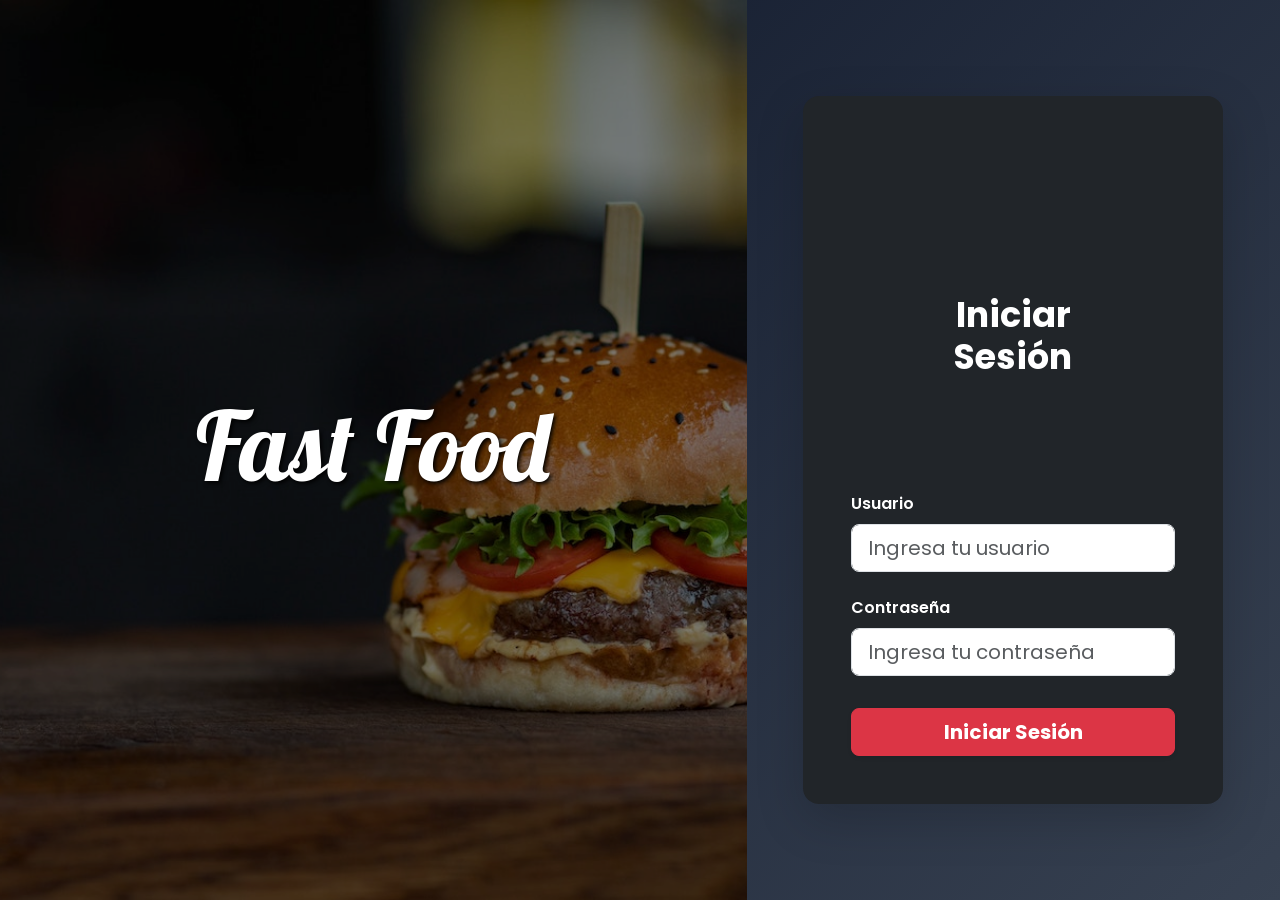
<file: index.html>
<!DOCTYPE html>
<html lang="en">
<head>
    <meta charset="UTF-8">
    <meta http-equiv="X-UA-Compatible" content="IE=edge">
    <meta name="viewport" content="width=device-width, initial-scale=1.0">
    <title>Trabajo</title>
    <link href="https://cdn.jsdelivr.net/npm/bootstrap@5.2.2/dist/css/bootstrap.min.css" rel="stylesheet">
    <script src="https://cdn.jsdelivr.net/npm/bootstrap@5.2.2/dist/js/bootstrap.bundle.min.js"></script>
    <link rel="stylesheet" href="https://cdn.jsdelivr.net/npm/bootstrap-icons@1.10.2/font/bootstrap-icons.css">
    <link href="https://fonts.googleapis.com/css2?family=Poppins:wght@300;400;600;700&display=swap" rel="stylesheet">
    <link href="https://fonts.googleapis.com/css2?family=Lobster&display=swap" rel="stylesheet">
    
    <script>
        // Proteger la ruta: Si no hay sesión iniciada, redirigir al login
        if (sessionStorage.getItem('isLoggedIn') !== 'true') {
            window.location.href = 'login.html';
        }

        function cerrarSesion() {
            sessionStorage.removeItem('isLoggedIn');
            sessionStorage.removeItem('role');
            window.location.href = 'login.html';
        }
    </script>
    <link rel="stylesheet" href="css/style.css">
    
    <style>
        .transition-hover { transition: transform 0.3s ease, box-shadow 0.3s ease; }
        .transition-hover:hover { transform: translateY(-5px); box-shadow: 0 .5rem 1rem rgba(0,0,0,.15)!important; }
        .carousel-item img { height: 65vh; object-fit: cover; filter: brightness(0.6); }
        .hover-white:hover { color: white !important; }
        .bg-midnight { background-color: #0c1427 !important; }
    </style>
    <script src="js/app.js"></script>
</head>
<body>
    <!-- Navbar -->
    <nav class="navbar navbar-expand-lg navbar-light sticky-top navbar-custom-style">
        <div class="container">
            <a class="navbar-brand brand-logo" href="#">Fast Food</a>
            <button class="navbar-toggler" type="button" data-bs-toggle="collapse" data-bs-target="#navbarNav">
                <span class="navbar-toggler-icon"></span>
            </button>
            <div class="collapse navbar-collapse" id="navbarNav">
                <ul class="navbar-nav ms-auto fs-5 align-items-center">
                    <li class="nav-item">
                        <a class="nav-link" href="#inicio"><i class="bi bi-house-door"></i> Inicio</a>
                    </li>
                    <li class="nav-item">
                        <a class="nav-link" href="#comidas"><i class="bi bi-cup-hot"></i> Comidas</a>
                    </li>
                    <li class="nav-item ms-lg-3 mt-3 mt-lg-0">
                        <a class="btn btn-outline-primary rounded-pill px-4" href="#" onclick="cerrarSesion()"><i class="bi bi-box-arrow-right"></i> Cerrar Sesión</a>
                    </li>
                </ul>
            </div>
        </div>
    </nav>

    <section id="inicio" class="position-relative">
    <div id="demo" class="carousel slide" data-bs-ride="carousel">
        <div class="carousel-indicators">
          <button type="button" data-bs-target="#demo" data-bs-slide-to="0" class="active"></button>
          <button type="button" data-bs-target="#demo" data-bs-slide-to="1"></button>
          <button type="button" data-bs-target="#demo" data-bs-slide-to="2"></button>
        </div>
        
        <div class="carousel-inner">
          <div class="carousel-item active">
            <img src="images/Hamburguesa2.jpg" class="d-block w-100 images">
          </div>
          <div class="carousel-item">
            <img src="images/comida.jpg" class="d-block w-100 images"> 
          </div>
          <div class="carousel-item">
            <img src="images/pizza.jpg" class="d-block w-100 images">
          </div>
        </div>
        <div class="position-absolute top-50 start-50 translate-middle text-center w-75 text-white" style="z-index: 10; background: rgba(0, 0, 0, 0.6); padding: 2.5rem; border-radius: 20px;">
            <h2 class="hero-title mb-4">Fast Food</h2>
            <p class="fs-5 mb-0">"Crocante", "delicioso" y "exquisito" para activar el deseo. Enfócate en la experiencia ("creamos momentos"), la tradición ("sabor casero") y la frescura ("de la tierra a tu mesa").</p>
        </div>

        <button class="carousel-control-prev" type="button" data-bs-target="#demo" data-bs-slide="prev">
          <span class="carousel-control-prev-icon"></span>
        </button>
        <button class="carousel-control-next" type="button" data-bs-target="#demo" data-bs-slide="next">
          <span class="carousel-control-next-icon"></span>
        </button>
    </div>
    </section>



    <section id="comidas">
        <h2>Comidas</h2>
        <div class="row1">
            <a href="pages/pizzas.html" class="item-link">
                <div class="item">
                    <div>
                        <img src="images/iconPizza.png" class="icons" alt="">
                    </div>
                    <div class="info">
                        <h3>Pizzas</h3>
                        <p>Aquí encontrarás diferentes pizzas de sabores y tamaños para compartir.</p>
                    </div>
                </div>
            </a>
            <a href="pages/hamburguesas.html" class="item-link">
                <div class="item">
                    <div>
                        <img src="images/iconHamburguesa.png" class="icons" alt="">
                    </div>
                    <div class="info">
                        <h3>Hamburguesas</h3>
                        <p>Disfruta de nuestras jugosas hamburguesas con la mejor carne e ingredientes frescos.</p>
                    </div>
                </div>
            </a>
            <a href="pages/ensaladas.html" class="item-link">
                <div class="item">
                    <div>
                        <img src="images/iconEnsalada.png" class="icons" alt="">
                    </div>
                    <div class="info">
                        <h3>Ensaladas</h3>
                        <p>Opciones frescas y saludables con una gran variedad de vegetales y deliciosos aderezos.</p>
                    </div>
                </div>
            </a>
        </div>

        <div class="row1">
            <a href="pages/sopas.html" class="item-link">
                <div class="item">
                    <div>
                        <img src="images/iconSopa.png" class="icons" alt="">
                    </div>
                    <div class="info">
                        <h3>Sopas</h3>
                        <p>Reconfortantes sopas caseras preparadas con el mejor sabor tradicional para cada gusto.</p>
                    </div>
                </div>
            </a>
            <a href="pages/pastas.html" class="item-link">
                <div class="item">
                    <div>
                        <img src="images/iconPastas.png" class="icons" alt="">
                    </div>
                    <div class="info">
                        <h3>Pastas</h3>
                        <p>Exquisitas recetas de pastas italianas servidas con una selección de nuestras mejores salsas.</p>
                    </div>
                </div>
            </a>
            <a href="pages/frituras.html" class="item-link">
                <div class="item">
                    <div>
                        <img src="images/iconPollo.png" class="icons" alt="">
                    </div>
                    <div class="info">
                        <h3>Frituras</h3>
                        <p>Crujientes y deliciosos acompañamientos fritos, ideales para picar y disfrutar con amigos.</p>
                    </div>
                </div>
            </a>
        </div>
    </section>
    <section id="footpage">
        <div class="content">
            <div class="col">
                <h1>Te lo Entregamos</h1>
            </div>
            <div class="col">
                <h3>Menú</h3>
                <a href="#inicio">Inicio</a>
                <a href="#comidas">Comidas</a>
            </div>
            <div class="col">
                <h3>Contactos</h3>
                <p>ManuelCanedo@gmail.com</p>
                <p>RobertAdrian Arratia@gmail.com</p>
            </div>
        </div>
    </section>
      
    <!-- Modal de Selección de Rol -->
    <div class="modal fade" id="roleModal" tabindex="-1" aria-labelledby="roleModalLabel" aria-hidden="true">
        <div class="modal-dialog">
            <div class="modal-content">
                <div class="modal-header">
                    <h5 class="modal-title" id="roleModalLabel">Seleccionar Rol</h5>
                    <button type="button" class="btn-close" data-bs-dismiss="modal" aria-label="Close"></button>
                </div>
                <div class="modal-body text-center">
                    <button type="button" class="btn btn-primary me-3" onclick="selectRole('usuario')">Usuario</button>
                    <button type="button" class="btn btn-secondary" onclick="selectRole('admin')">Administrador</button>
                </div>
            </div>
        </div>
    </div>

    <!-- Modal de Login -->
    <div class="modal fade" id="loginModal" tabindex="-1" aria-labelledby="loginModalLabel" aria-hidden="true">
        <div class="modal-dialog">
            <div class="modal-content">
                <div class="modal-header">
                    <h5 class="modal-title" id="loginModalLabel">Iniciar Sesión</h5>
                    <button type="button" class="btn-close" data-bs-dismiss="modal" aria-label="Close"></button>
                </div>
                <div class="modal-body">
                    <form id="loginForm">
                        <div class="mb-3">
                            <label for="loginNombre" class="form-label">Nombre</label>
                            <input type="text" class="form-control" id="loginNombre" required>
                        </div>
                        <div class="mb-3">
                            <label for="loginPassword" class="form-label">Contraseña</label>
                            <input type="password" class="form-control" id="loginPassword" required>
                        </div>
                    </form>
                </div>
                <div class="modal-footer">
                    <button type="button" class="btn btn-secondary" data-bs-dismiss="modal">Cancelar</button>
                    <button type="button" class="btn btn-primary" id="loginBtn">Iniciar Sesión</button>
                </div>
            </div>
        </div>
    </div>

</body>
</html>
</file>
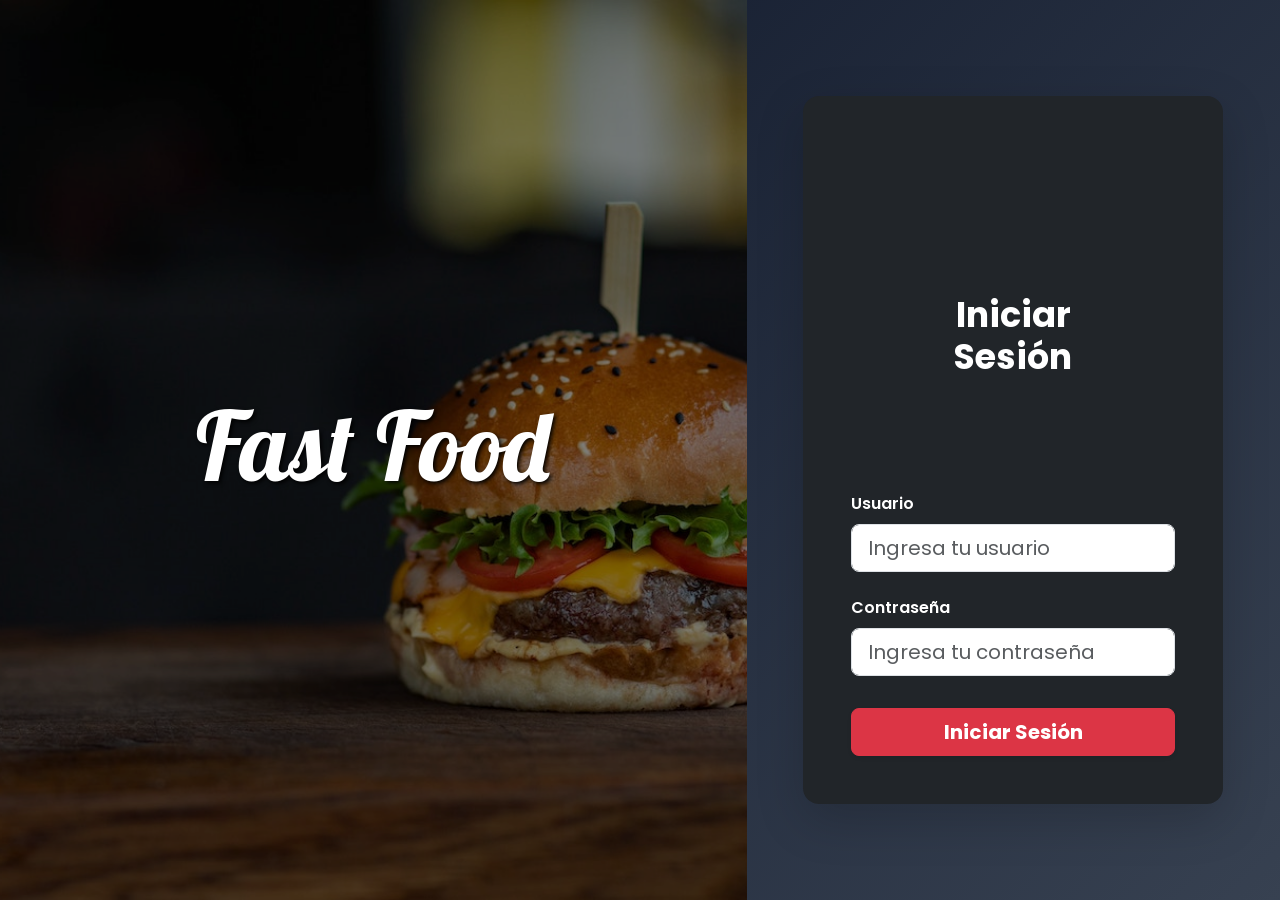
<file: login.html>
<!DOCTYPE html>
<html lang="en">
<head>
    <meta charset="UTF-8">
    <meta http-equiv="X-UA-Compatible" content="IE=edge">
    <meta name="viewport" content="width=device-width, initial-scale=1.0">
    <title>Iniciar Sesión</title>
    <link href="https://cdn.jsdelivr.net/npm/bootstrap@5.2.2/dist/css/bootstrap.min.css" rel="stylesheet">
    <script src="https://cdn.jsdelivr.net/npm/bootstrap@5.2.2/dist/js/bootstrap.bundle.min.js"></script>
    <link href="https://fonts.googleapis.com/css2?family=Lobster&display=swap" rel="stylesheet">
    <link rel="stylesheet" href="https://cdn.jsdelivr.net/npm/bootstrap-icons@1.10.2/font/bootstrap-icons.css">
    <link rel="stylesheet" href="css/style.css">
    <script>
        // Si ya inició sesión, redirigir automáticamente al menú principal
        if (sessionStorage.getItem('isLoggedIn') === 'true') {
            window.location.href = 'index.html';
        }
    </script>
    <script src="js/app.js"></script>
</head>
<body>
    <div class="container-fluid p-0">
        <div class="row g-0 vh-100">
            <!-- Columna del Carousel (oculta en pantallas pequeñas) -->
            <div class="col-lg-7 d-none d-lg-block position-relative">
                <div id="loginCarousel" class="carousel slide" data-bs-ride="carousel" style="height: 100%;">
                    <div class="carousel-inner h-100">
                        <div class="carousel-item active h-100">
                            <img src="images/comida.jpg" class="d-block w-100" style="object-fit: cover; height: 100%; filter: brightness(0.5);">
                        </div>
                        <div class="carousel-item h-100">
                            <img src="images/pizza.jpg" class="d-block w-100" style="object-fit: cover; height: 100%; filter: brightness(0.5);">
                        </div>
                        <div class="carousel-item h-100">
                            <img src="images/Hamburguesa2.jpg" class="d-block w-100" style="object-fit: cover; height: 100%; filter: brightness(0.5);">
                        </div>
                    </div>
                </div>
                <div class="position-absolute top-50 start-50 translate-middle text-center text-white" style="z-index: 10;">
                    <h1 class="hero-title" style="font-size: 6rem !important; animation: none; text-shadow: 2px 2px 4px #000;">Fast Food</h1>
                </div>
            </div>

            <!-- Columna del Formulario -->
            <div class="col-lg-5 col-md-12 d-flex flex-column justify-content-center align-items-center p-4">
                <div class="card bg-dark text-white shadow-lg border-0 rounded-4 w-100" style="border-top: 5px solid #dc3545; max-width: 420px;">
                    <div class="card-body p-5">
                        <h2 class="text-center mb-4 fw-bold">Iniciar Sesión</h2>
                        <form id="loginForm">
                            <div class="mb-4">
                                <label for="username" class="form-label fw-semibold">Usuario</label>
                                <input type="text" class="form-control form-control-lg" id="username" placeholder="Ingresa tu usuario" required>
                            </div>
                            <div class="mb-4">
                                <label for="password" class="form-label fw-semibold">Contraseña</label>
                                <input type="password" class="form-control form-control-lg" id="password" placeholder="Ingresa tu contraseña" required>
                            </div>
                            <button type="button" class="btn btn-danger btn-lg w-100 fw-bold text-white shadow-sm mt-2" id="loginBtn">Iniciar Sesión</button>
                        </form>
                        <div id="errorMessage" class="mt-3 text-danger text-center fw-semibold" style="display: none;"></div>
                    </div>
                </div>
            </div>
        </div>
    </div>

    <script>
        document.getElementById('loginBtn').addEventListener('click', function() {
            const username = document.getElementById('username').value;
            const password = document.getElementById('password').value;
            const errorMessage = document.getElementById('errorMessage');

            if (username === 'Cliente1' && password === 'Arroba123') {
                // Guardar sesión y redirigir al menú principal
                sessionStorage.setItem('isLoggedIn', 'true');
                window.location.href = 'index.html';
            } else if (username === 'Admi1' && password === 'Seguridad123') {
                sessionStorage.setItem('isLoggedIn', 'true');
                sessionStorage.setItem('role', 'admin');
                window.location.href = 'pages/admin.html';
            } else {
                errorMessage.textContent = 'Credenciales incorrectas. Intente de nuevo.';
                errorMessage.style.display = 'block';
            }
        });
    </script>
</body>
</html>
</file>
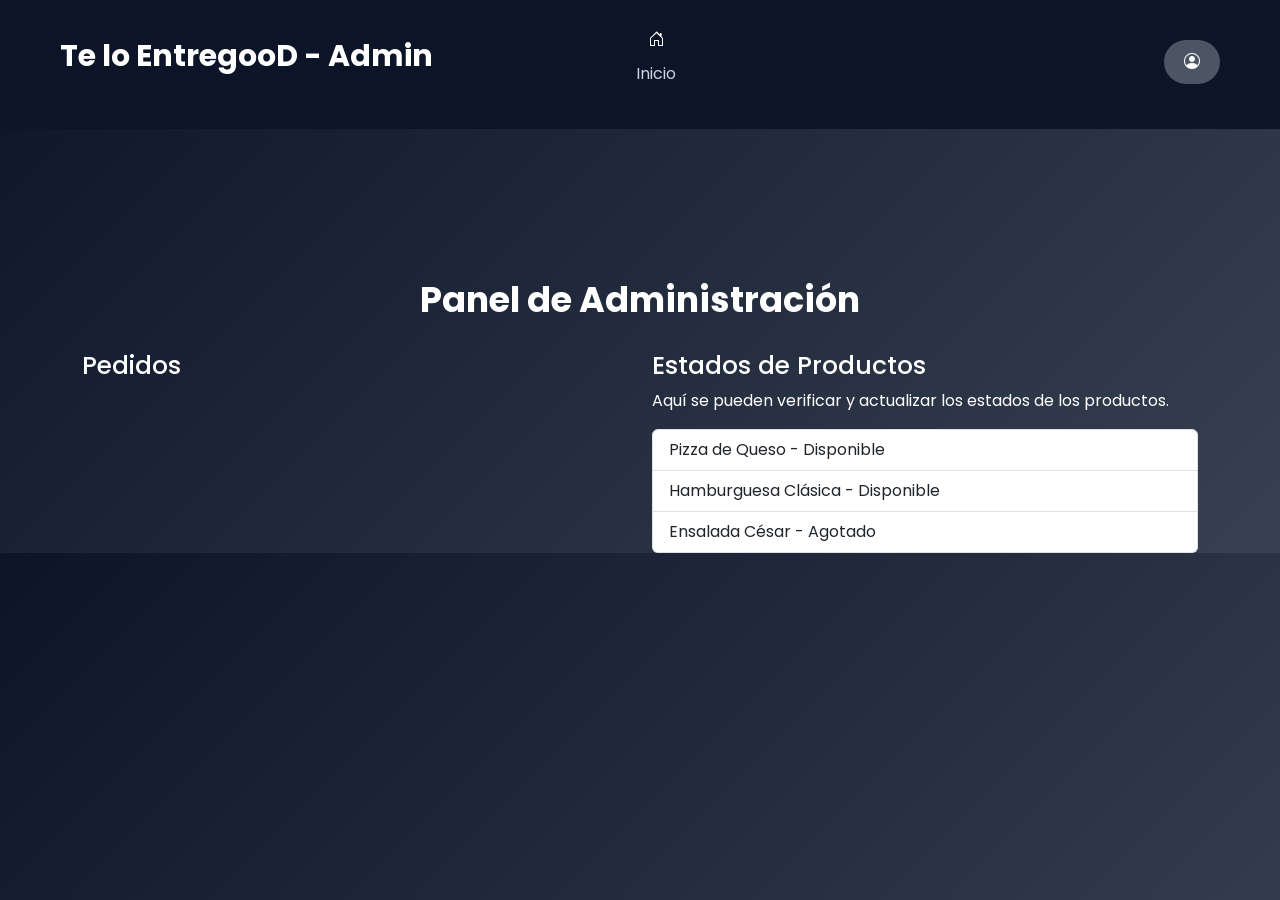
<file: pages/admin.html>
<!DOCTYPE html>
<html lang="en">
<head>
    <meta charset="UTF-8">
    <meta http-equiv="X-UA-Compatible" content="IE=edge">
    <meta name="viewport" content="width=device-width, initial-scale=1.0">
    <title>Administración</title>
    <link href="https://cdn.jsdelivr.net/npm/bootstrap@5.2.2/dist/css/bootstrap.min.css" rel="stylesheet">
    <script src="https://cdn.jsdelivr.net/npm/bootstrap@5.2.2/dist/js/bootstrap.bundle.min.js"></script>
    <link rel="stylesheet" href="https://cdn.jsdelivr.net/npm/bootstrap-icons@1.10.2/font/bootstrap-icons.css">
    <link rel="stylesheet" href="../css/style.css">
    <script src="../js/app.js"></script>
</head>
<body>
    <section id="inicio">
        <header>
            <div class="textHeader">
                <div>
                    <h1 class="title">Te lo EntregooD - Admin</h1>
                </div>
                <nav>
                    <ul>
                        <li>
                            <a href="../index.html">
                                <i class="bi bi-house-door"></i>
                                <span>Inicio</span>
                            </a>
                        </li>
                    </ul>
                </nav>
                <div class="buttons">
                    <a href="../login.html"><i class="bi bi-person-circle"></i></a>
                </div>
            </div>
        </header>
    </section>

    <section class="container mt-5">
        <h2>Panel de Administración</h2>
        <div class="row">
            <div class="col-md-6">
                <h3>Pedidos</h3>
                <div id="pedidosList">
                    <!-- Pedidos se cargarán aquí -->
                </div>
            </div>
            <div class="col-md-6">
                <h3>Estados de Productos</h3>
                <p>Aquí se pueden verificar y actualizar los estados de los productos.</p>
                <!-- Simular algunos productos -->
                <ul class="list-group">
                    <li class="list-group-item">Pizza de Queso - Disponible</li>
                    <li class="list-group-item">Hamburguesa Clásica - Disponible</li>
                    <li class="list-group-item">Ensalada César - Agotado</li>
                </ul>
            </div>
        </div>
    </section>

    <!-- Modal de Selección de Rol -->
    <div class="modal fade" id="roleModal" tabindex="-1" aria-labelledby="roleModalLabel" aria-hidden="true">
        <div class="modal-dialog">
            <div class="modal-content">
                <div class="modal-header">
                    <h5 class="modal-title" id="roleModalLabel">Seleccionar Rol</h5>
                    <button type="button" class="btn-close" data-bs-dismiss="modal" aria-label="Close"></button>
                </div>
                <div class="modal-body text-center">
                    <button type="button" class="btn btn-primary me-3" onclick="selectRole('usuario')">Usuario</button>
                    <button type="button" class="btn btn-secondary" onclick="selectRole('admin')">Administrador</button>
                </div>
            </div>
        </div>
    </div>

    <!-- Modal de Login -->
    <div class="modal fade" id="loginModal" tabindex="-1" aria-labelledby="loginModalLabel" aria-hidden="true">
        <div class="modal-dialog">
            <div class="modal-content">
                <div class="modal-header">
                    <h5 class="modal-title" id="loginModalLabel">Iniciar Sesión</h5>
                    <button type="button" class="btn-close" data-bs-dismiss="modal" aria-label="Close"></button>
                </div>
                <div class="modal-body">
                    <form id="loginForm">
                        <div class="mb-3">
                            <label for="loginNombre" class="form-label">Nombre</label>
                            <input type="text" class="form-control" id="loginNombre" required>
                        </div>
                        <div class="mb-3">
                            <label for="loginPassword" class="form-label">Contraseña</label>
                            <input type="password" class="form-control" id="loginPassword" required>
                        </div>
                    </form>
                </div>
                <div class="modal-footer">
                    <button type="button" class="btn btn-secondary" data-bs-dismiss="modal">Cancelar</button>
                    <button type="button" class="btn btn-primary" id="loginBtn">Iniciar Sesión</button>
                </div>
            </div>
        </div>
    </div>

    <script>
        // Cargar pedidos al cargar la página
        document.addEventListener('DOMContentLoaded', function() {
            const pedidos = JSON.parse(localStorage.getItem('pedidos')) || [];
            const pedidosList = document.getElementById('pedidosList');
            pedidos.forEach((pedido, index) => {
                const pedidoDiv = document.createElement('div');
                pedidoDiv.className = 'card mb-3';
                pedidoDiv.innerHTML = `
                    <div class="card-body">
                        <h5 class="card-title">${pedido.producto}</h5>
                        <p class="card-text">Cantidad: ${pedido.cantidad}</p>
                        <p class="card-text">Cliente: ${pedido.nombre} (${pedido.email})</p>
                        <p class="card-text">Dirección: ${pedido.direccion}</p>
                        <p class="card-text">Estado: <span id="estado-${index}">${pedido.estado}</span></p>
                        <button class="btn btn-success" onclick="cambiarEstado(${index}, 'En Preparación')">En Preparación</button>
                        <button class="btn btn-warning" onclick="cambiarEstado(${index}, 'Enviado')">Enviado</button>
                        <button class="btn btn-danger" onclick="cambiarEstado(${index}, 'Entregado')">Entregado</button>
                    </div>
                `;
                pedidosList.appendChild(pedidoDiv);
            });
        });

        function cambiarEstado(index, nuevoEstado) {
            let pedidos = JSON.parse(localStorage.getItem('pedidos')) || [];
            pedidos[index].estado = nuevoEstado;
            localStorage.setItem('pedidos', JSON.stringify(pedidos));
            document.getElementById(`estado-${index}`).textContent = nuevoEstado;
        }
    </script>
</body>
</html>
</file>
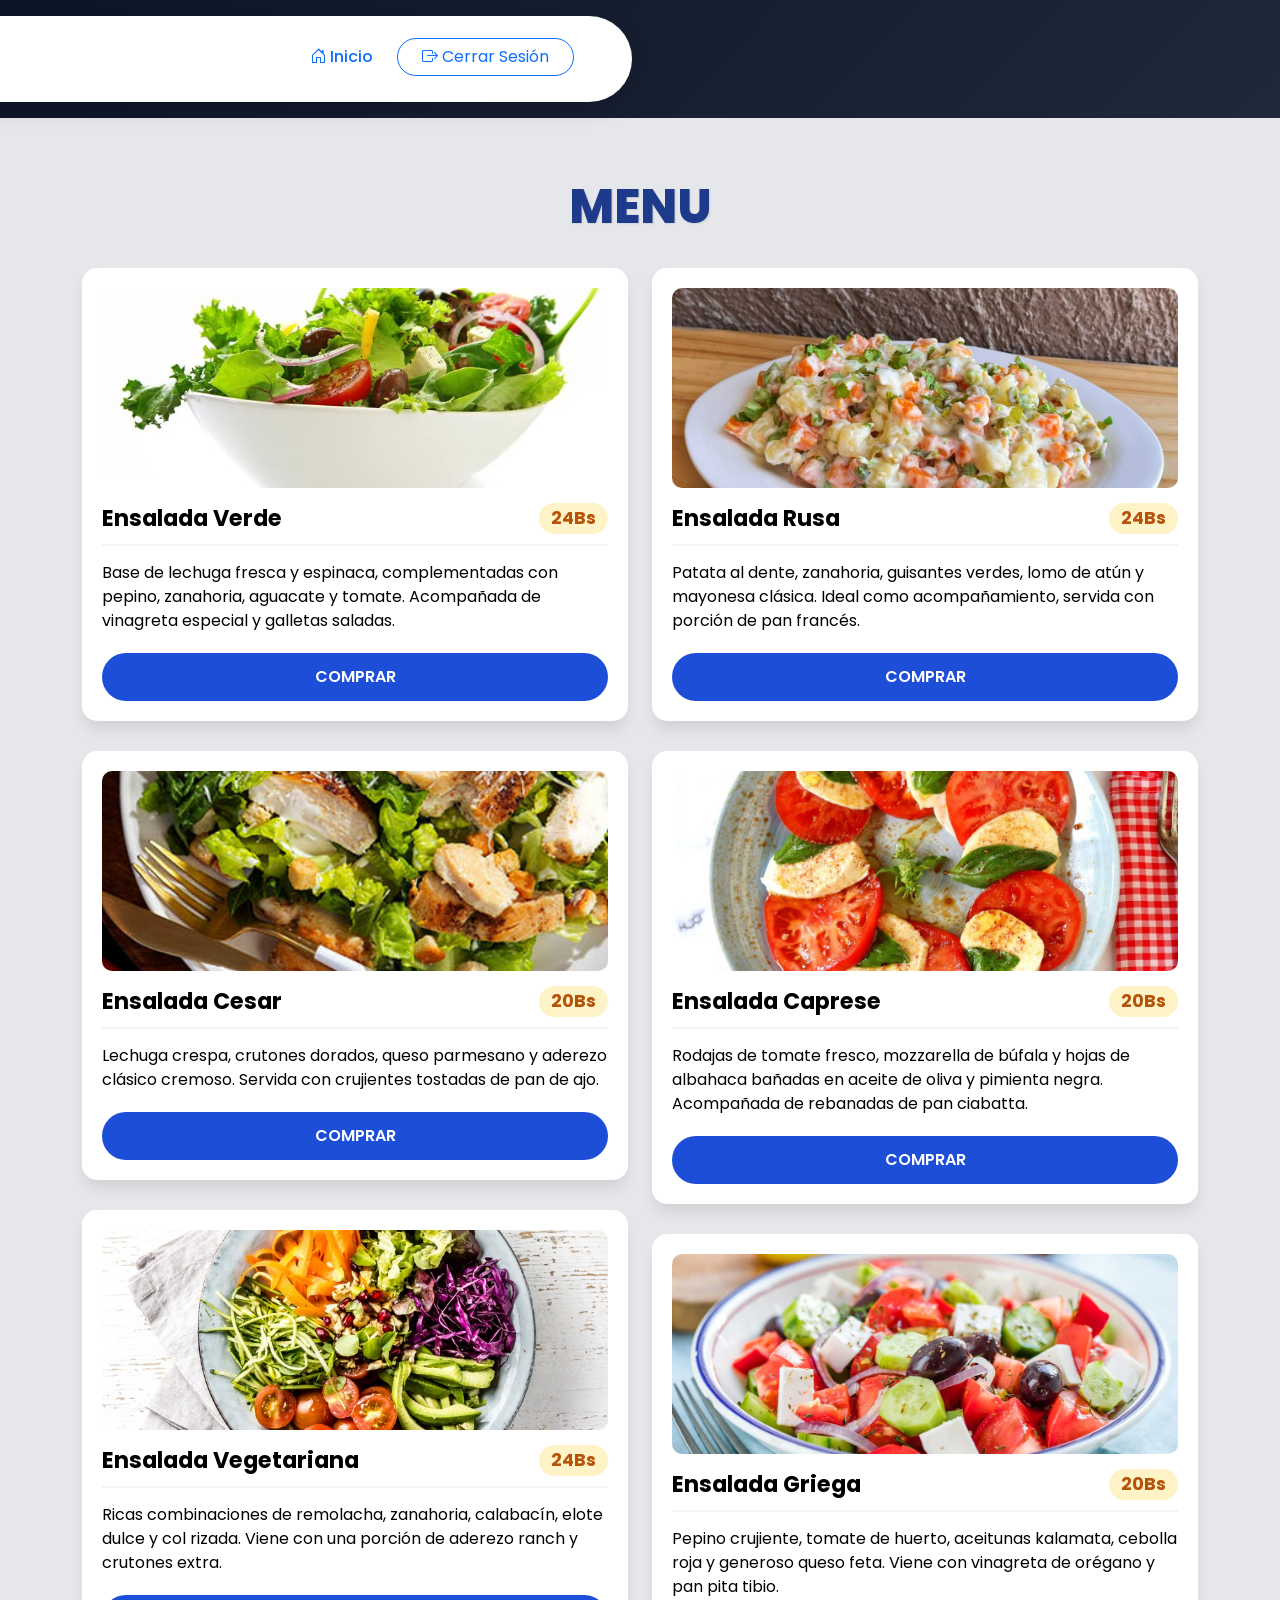
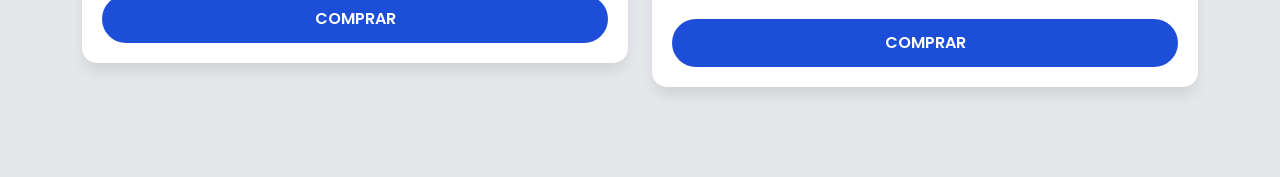
<file: pages/ensaladas.html>
<!DOCTYPE html>
<html lang="en">
<head>
    <meta charset="UTF-8">
    <meta http-equiv="X-UA-Compatible" content="IE=edge">
    <meta name="viewport" content="width=device-width, initial-scale=1.0">
    <title>Document</title>
    <link href="https://cdn.jsdelivr.net/npm/bootstrap@5.2.2/dist/css/bootstrap.min.css" rel="stylesheet">
    <script src="https://cdn.jsdelivr.net/npm/bootstrap@5.2.2/dist/js/bootstrap.bundle.min.js"></script>
    <link rel="stylesheet" href="https://cdn.jsdelivr.net/npm/bootstrap-icons@1.10.2/font/bootstrap-icons.css">
    <link rel="stylesheet" href="../css/style.css">
    <link href="https://fonts.googleapis.com/css2?family=Lobster&display=swap" rel="stylesheet">
</head>
<body>
    <!-- Navbar -->
    <nav class="navbar navbar-expand-lg navbar-light sticky-top navbar-custom-style">
        <div class="container">
            <a class="navbar-brand brand-logo" href="../index.html">Fast Food</a>
            <button class="navbar-toggler" type="button" data-bs-toggle="collapse" data-bs-target="#navbarNav">
                <span class="navbar-toggler-icon"></span>
            </button>
            <div class="collapse navbar-collapse" id="navbarNav">
                <ul class="navbar-nav ms-auto fs-5 align-items-center">
                    <li class="nav-item">
                        <a class="nav-link" href="../index.html"><i class="bi bi-house-door"></i> Inicio</a>
                    </li>
                    <li class="nav-item ms-lg-3 mt-3 mt-lg-0">
                        <a class="btn btn-outline-primary rounded-pill px-4" href="../login.html" onclick="sessionStorage.clear()"><i class="bi bi-box-arrow-right"></i> Cerrar Sesión</a>
                    </li>
                </ul>
            </div>
        </div>
    </nav>


    <section class="menu" >
		<div class="container">
			<div class="row">
				<div class="col-lg-12">
					<div class="page_title text-center mb-4">
						<h1>Menu</h1>
					</div>
				</div>
			</div>
			<div class="row">
				<div class="tab-content col-lg-12">
						<div class="row">
							<div class="col-md-6">
								<div class="single_menu">
									<img src="../images/Verde.jpg" alt="Ensalada">
									<div class="menu_content">
										<h4>Ensalada Verde<span>24Bs</span></h4>
										<p>Base de lechuga fresca y espinaca, complementadas con pepino, zanahoria, aguacate y tomate. Acompañada de vinagreta especial y galletas saladas.</p>
										<button class="btn btn-primary comprarBtn" data-bs-toggle="modal" data-bs-target="#compraModal">COMPRAR</button>
									</div>
								</div>
								<div class="single_menu">
									<img src="../images/Cesar.jpg" alt="Ensalada">
									<div class="menu_content">
										<h4>Ensalada Cesar<span>20Bs</span></h4>
										<p>Lechuga crespa, crutones dorados, queso parmesano y aderezo clásico cremoso. Servida con crujientes tostadas de pan de ajo.</p>
										<button class="btn btn-primary comprarBtn" data-bs-toggle="modal" data-bs-target="#compraModal">COMPRAR</button>
									</div>
								</div>
								<div class="single_menu">
									<img src="../images/Vegetariana.jpg" alt="Ensalada">
									<div class="menu_content">
										<h4>Ensalada Vegetariana<span>24Bs</span></h4>
										<p>Ricas combinaciones de remolacha, zanahoria, calabacín, elote dulce y col rizada. Viene con una porción de aderezo ranch y crutones extra.</p>
										<button class="btn btn-primary comprarBtn" data-bs-toggle="modal" data-bs-target="#compraModal">COMPRAR</button>
									</div>
								</div>
								
							</div>
							<div class="col-md-6">
								<div class="single_menu">
									<img src="../images/Rusa.jpg" alt="Ensalada">
									<div class="menu_content">
										<h4>Ensalada Rusa<span>24Bs</span></h4>
										<p>Patata al dente, zanahoria, guisantes verdes, lomo de atún y mayonesa clásica. Ideal como acompañamiento, servida con porción de pan francés.</p>
										<button class="btn btn-primary comprarBtn" data-bs-toggle="modal" data-bs-target="#compraModal">COMPRAR</button>
									</div>
								</div>
								<div class="single_menu">
									<img src="../images/Caprese.jpg" alt="Ensalada">
									<div class="menu_content">
										<h4>Ensalada Caprese <span>20Bs</span></h4>
										<p>Rodajas de tomate fresco, mozzarella de búfala y hojas de albahaca bañadas en aceite de oliva y pimienta negra. Acompañada de rebanadas de pan ciabatta.</p>
										<button class="btn btn-primary comprarBtn" data-bs-toggle="modal" data-bs-target="#compraModal">COMPRAR</button>
									</div>
								</div>
								<div class="single_menu">
									<img src="../images/griega.jpg" alt="Ensalada">
									<div class="menu_content">
										<h4>Ensalada Griega<span>20Bs</span></h4>
										<p>Pepino crujiente, tomate de huerto, aceitunas kalamata, cebolla roja y generoso queso feta. Viene con vinagreta de orégano y pan pita tibio.</p>
										<button class="btn btn-primary comprarBtn" data-bs-toggle="modal" data-bs-target="#compraModal">COMPRAR</button>
									</div>
								</div>
								
							</div>
						</div>
				</div>
			</div>
		</div>
	</section>

    <!-- Modal de Compra -->
    <div class="modal fade" id="compraModal" tabindex="-1" aria-labelledby="compraModalLabel" aria-hidden="true">
        <div class="modal-dialog">
            <div class="modal-content bg-dark text-white">
                <div class="modal-header border-secondary">
                    <h5 class="modal-title" id="compraModalLabel">Registrar Compra</h5>
                    <button type="button" class="btn-close btn-close-white" data-bs-dismiss="modal" aria-label="Close"></button>
                </div>
                <div class="modal-body">
                    <form id="compraForm">
                        <div class="mb-3">
                            <label for="producto" class="form-label">Producto</label>
                            <input type="text" class="form-control" id="producto" readonly>
                        </div>
                        <div class="mb-3">
                            <label for="precio" class="form-label">Precio</label>
                            <input type="text" class="form-control" id="precio" readonly>
                        </div>
                        <div class="mb-3">
                            <label for="cantidad" class="form-label">Cantidad</label>
                            <input type="number" class="form-control" id="cantidad" min="1" value="1">
                        </div>
                        <div class="mb-4">
                            <label for="totalPagar" class="form-label fw-bold">Total a Pagar</label>
                            <input type="text" class="form-control form-control-lg fw-bold" id="totalPagar" readonly>
                        </div>
                        <div class="mb-3">
                            <label for="metodoPago" class="form-label">Método de Pago</label>
                            <select class="form-select" id="metodoPago" required>
                                <option value="efectivo" selected>Efectivo</option>
                                <option value="tarjeta">Tarjeta</option>
                            </select>
                        </div>
                        <div class="mb-3">
                            <label for="nombre" class="form-label">Nombre</label>
                            <input type="text" class="form-control" id="nombre" required>
                        </div>
                        <div class="mb-3">
                            <label for="email" class="form-label">Email</label>
                            <input type="email" class="form-control" id="email" required>
                        </div>
                        <div class="mb-3">
                            <label for="telefono" class="form-label">Teléfono</label>
                            <input type="tel" class="form-control" id="telefono" required>
                        </div>
                        <div class="mb-3">
                            <label for="direccion" class="form-label">Dirección</label>
                            <textarea class="form-control" id="direccion" rows="3" required></textarea>
                        </div>
                        <div class="mb-3">
                            <label for="comentarios" class="form-label">Comentarios</label>
                            <textarea class="form-control" id="comentarios" rows="2"></textarea>
                        </div>
                    </form>
                </div>
                <div class="modal-footer border-secondary">
                    <button type="button" class="btn btn-secondary" data-bs-dismiss="modal">Cancelar</button>
                    <button type="button" class="btn btn-primary" id="confirmarCompra">Confirmar Compra</button>
                </div>
            </div>
        </div>
    </div>

    <!-- Modal de Selección de Rol -->
    <div class="modal fade" id="roleModal" tabindex="-1" aria-labelledby="roleModalLabel" aria-hidden="true">
        <div class="modal-dialog">
            <div class="modal-content">
                <div class="modal-header">
                    <h5 class="modal-title" id="roleModalLabel">Seleccionar Rol</h5>
                    <button type="button" class="btn-close" data-bs-dismiss="modal" aria-label="Close"></button>
                </div>
                <div class="modal-body text-center">
                    <button type="button" class="btn btn-primary me-3" onclick="selectRole('usuario')">Usuario</button>
                    <button type="button" class="btn btn-secondary" onclick="selectRole('admin')">Administrador</button>
                </div>
            </div>
        </div>
    </div>

    <!-- Modal de Login -->
    <div class="modal fade" id="loginModal" tabindex="-1" aria-labelledby="loginModalLabel" aria-hidden="true">
        <div class="modal-dialog">
            <div class="modal-content">
                <div class="modal-header">
                    <h5 class="modal-title" id="loginModalLabel">Iniciar Sesión</h5>
                    <button type="button" class="btn-close" data-bs-dismiss="modal" aria-label="Close"></button>
                </div>
                <div class="modal-body">
                    <form id="loginForm">
                        <div class="mb-3">
                            <label for="loginNombre" class="form-label">Nombre</label>
                            <input type="text" class="form-control" id="loginNombre" required>
                        </div>
                        <div class="mb-3">
                            <label for="loginPassword" class="form-label">Contraseña</label>
                            <input type="password" class="form-control" id="loginPassword" required>
                        </div>
                    </form>
                </div>
                <div class="modal-footer">
                    <button type="button" class="btn btn-secondary" data-bs-dismiss="modal">Cancelar</button>
                    <button type="button" class="btn btn-primary" id="loginBtn">Iniciar Sesión</button>
                </div>
            </div>
        </div>
    </div>

    <script src="../js/app.js"></script>
    <script src="../js/tienda.js"></script>
</file>
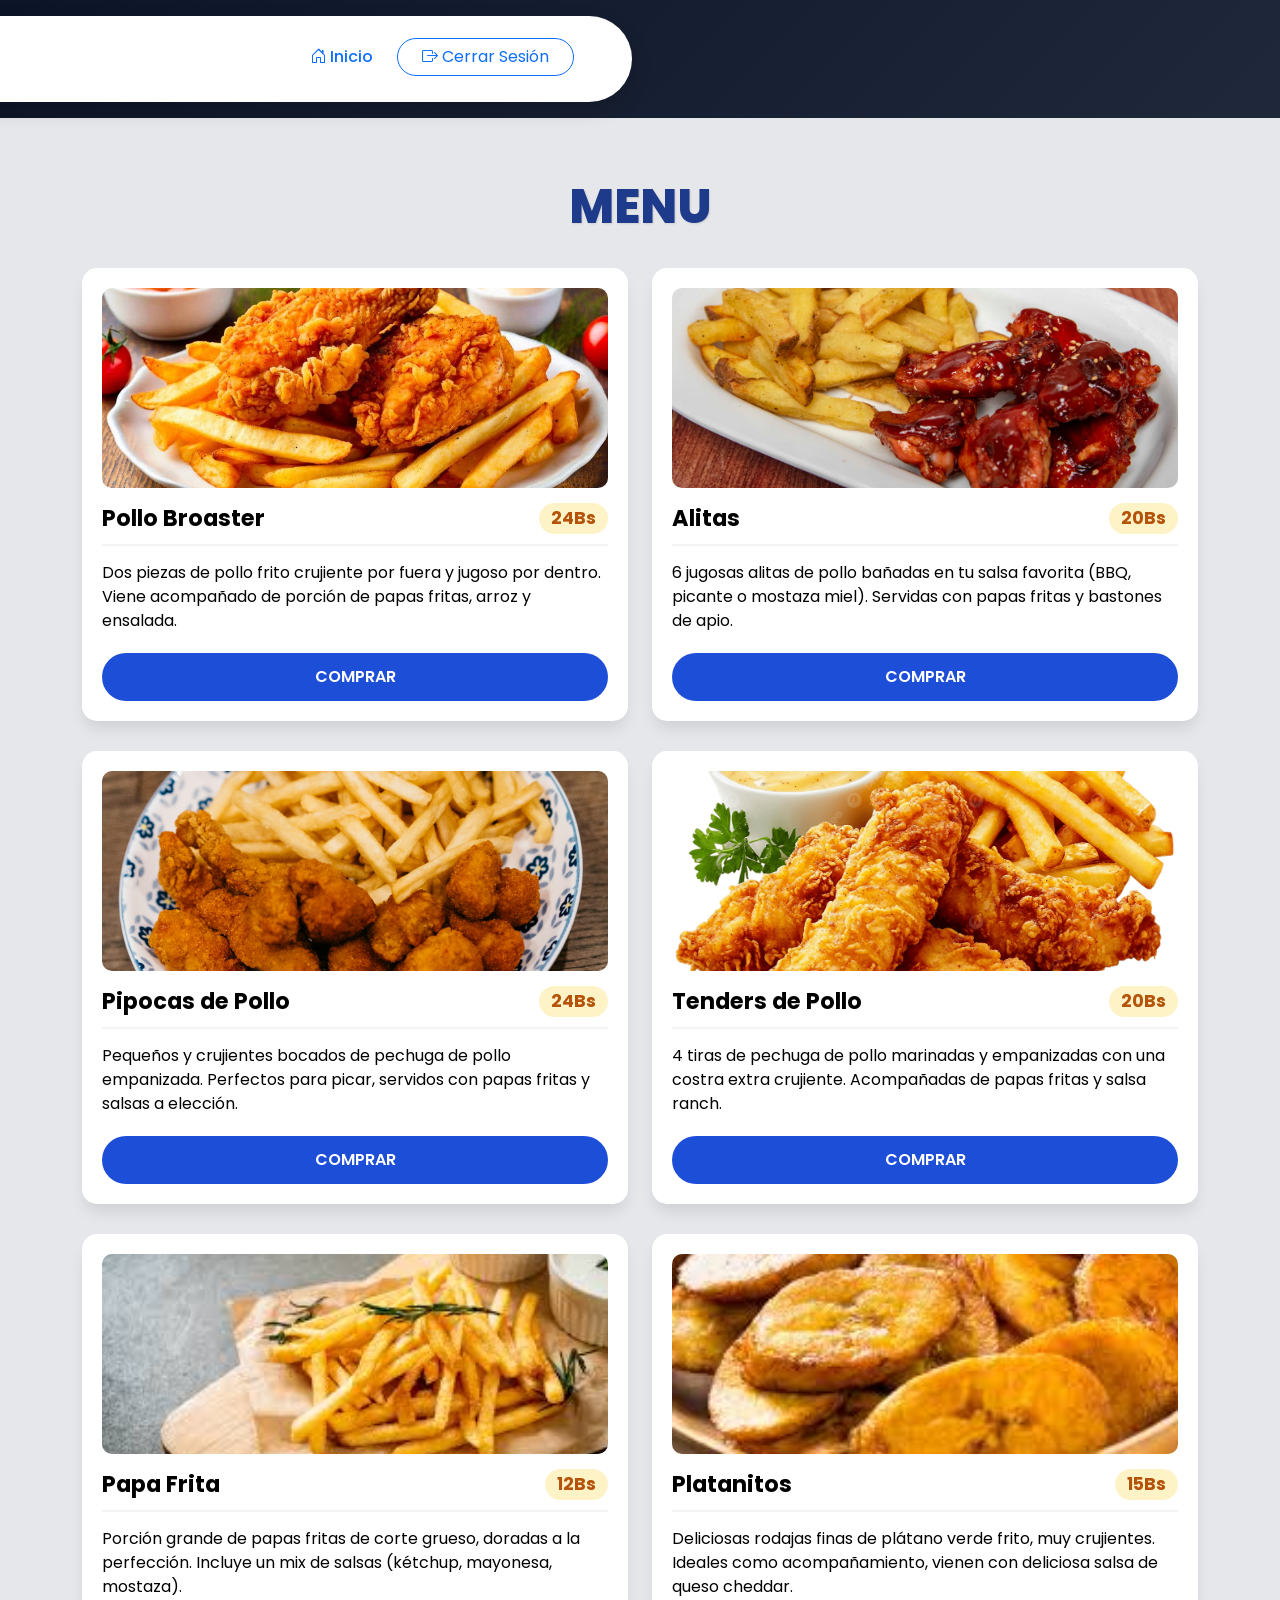
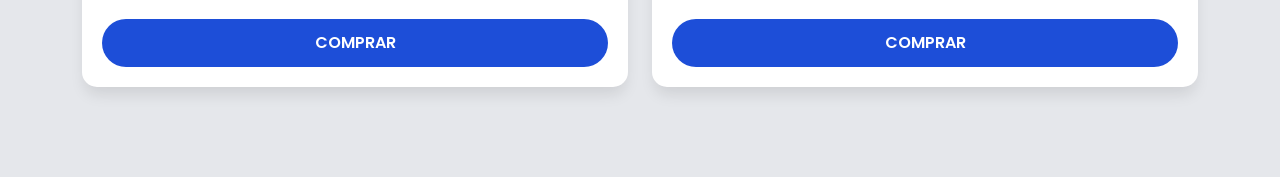
<file: pages/frituras.html>
<!DOCTYPE html>
<html lang="en">
<head>
    <meta charset="UTF-8">
    <meta http-equiv="X-UA-Compatible" content="IE=edge">
    <meta name="viewport" content="width=device-width, initial-scale=1.0">
    <title>Document</title>
    <link href="https://cdn.jsdelivr.net/npm/bootstrap@5.2.2/dist/css/bootstrap.min.css" rel="stylesheet">
    <script src="https://cdn.jsdelivr.net/npm/bootstrap@5.2.2/dist/js/bootstrap.bundle.min.js"></script>
    <link rel="stylesheet" href="https://cdn.jsdelivr.net/npm/bootstrap-icons@1.10.2/font/bootstrap-icons.css">
    <link rel="stylesheet" href="../css/style.css">
    <link href="https://fonts.googleapis.com/css2?family=Lobster&display=swap" rel="stylesheet">
</head>
<body>
    <!-- Navbar -->
    <nav class="navbar navbar-expand-lg navbar-light sticky-top navbar-custom-style">
        <div class="container">
            <a class="navbar-brand brand-logo" href="../index.html">Fast Food</a>
            <button class="navbar-toggler" type="button" data-bs-toggle="collapse" data-bs-target="#navbarNav">
                <span class="navbar-toggler-icon"></span>
            </button>
            <div class="collapse navbar-collapse" id="navbarNav">
                <ul class="navbar-nav ms-auto fs-5 align-items-center">
                    <li class="nav-item">
                        <a class="nav-link" href="../index.html"><i class="bi bi-house-door"></i> Inicio</a>
                    </li>
                    <li class="nav-item ms-lg-3 mt-3 mt-lg-0">
                        <a class="btn btn-outline-primary rounded-pill px-4" href="../login.html" onclick="sessionStorage.clear()"><i class="bi bi-box-arrow-right"></i> Cerrar Sesión</a>
                    </li>
                </ul>
            </div>
        </div>
    </nav>


    <section class="menu" >
		<div class="container">
			<div class="row">
				<div class="col-lg-12">
					<div class="page_title text-center mb-4">
						<h1>Menu</h1>
					</div>
				</div>
			</div>
			<div class="row">
				<div class="tab-content col-lg-12">
						<div class="row">
							<div class="col-md-6">
								<div class="single_menu">
									<img src="../images/Broaster.jpg" alt="Frituras">
									<div class="menu_content">
										<h4>Pollo Broaster<span>24Bs</span></h4>
										<p>Dos piezas de pollo frito crujiente por fuera y jugoso por dentro. Viene acompañado de porción de papas fritas, arroz y ensalada.</p>
										<button class="btn btn-primary comprarBtn" data-bs-toggle="modal" data-bs-target="#compraModal">COMPRAR</button>
									</div>
								</div>
								<div class="single_menu">
									<img src="../images/Pipocas.jpeg" alt="Frituras">
									<div class="menu_content">
										<h4>Pipocas de Pollo<span>24Bs</span></h4>
										<p>Pequeños y crujientes bocados de pechuga de pollo empanizada. Perfectos para picar, servidos con papas fritas y salsas a elección.</p>
										<button class="btn btn-primary comprarBtn" data-bs-toggle="modal" data-bs-target="#compraModal">COMPRAR</button>
									</div>
								</div>
								<div class="single_menu">
									<img src="../images/PapaFrita.jpeg" alt="Frituras">
									<div class="menu_content">
										<h4>Papa Frita<span>12Bs</span></h4>
										<p>Porción grande de papas fritas de corte grueso, doradas a la perfección. Incluye un mix de salsas (kétchup, mayonesa, mostaza).</p>
										<button class="btn btn-primary comprarBtn" data-bs-toggle="modal" data-bs-target="#compraModal">COMPRAR</button>
									</div>
								</div>
								
							</div>
							<div class="col-md-6">
								<div class="single_menu">
									<img src="../images/Alitas.JPG" alt="Frituras">
									<div class="menu_content">
										<h4>Alitas<span>20Bs</span></h4>
										<p>6 jugosas alitas de pollo bañadas en tu salsa favorita (BBQ, picante o mostaza miel). Servidas con papas fritas y bastones de apio.</p>
										<button class="btn btn-primary comprarBtn" data-bs-toggle="modal" data-bs-target="#compraModal">COMPRAR</button>
									</div>
								</div>
								<div class="single_menu">
									<img src="../images/Tenders.png" alt="Frituras">
									<div class="menu_content">
										<h4>Tenders de Pollo<span>20Bs</span></h4>
										<p>4 tiras de pechuga de pollo marinadas y empanizadas con una costra extra crujiente. Acompañadas de papas fritas y salsa ranch.</p>
										<button class="btn btn-primary comprarBtn" data-bs-toggle="modal" data-bs-target="#compraModal">COMPRAR</button>
									</div>
								</div>
								<div class="single_menu">
									<img src="../images/Platanitos.jpeg" alt="Frituras">
									<div class="menu_content">
										<h4>Platanitos<span>15Bs</span></h4>
										<p>Deliciosas rodajas finas de plátano verde frito, muy crujientes. Ideales como acompañamiento, vienen con deliciosa salsa de queso cheddar.</p>
										<button class="btn btn-primary comprarBtn" data-bs-toggle="modal" data-bs-target="#compraModal">COMPRAR</button>
									</div>
								</div>
								
							</div>
						</div>
				</div>
			</div>
		</div>
	</section>

    <!-- Modal de Compra -->
    <div class="modal fade" id="compraModal" tabindex="-1" aria-labelledby="compraModalLabel" aria-hidden="true">
        <div class="modal-dialog">
            <div class="modal-content bg-dark text-white">
                <div class="modal-header border-secondary">
                    <h5 class="modal-title" id="compraModalLabel">Registrar Compra</h5>
                    <button type="button" class="btn-close btn-close-white" data-bs-dismiss="modal" aria-label="Close"></button>
                </div>
                <div class="modal-body">
                    <form id="compraForm">
                        <div class="mb-3">
                            <label for="producto" class="form-label">Producto</label>
                            <input type="text" class="form-control" id="producto" readonly>
                        </div>
                        <div class="mb-3">
                            <label for="precio" class="form-label">Precio</label>
                            <input type="text" class="form-control" id="precio" readonly>
                        </div>
                        <div class="mb-3">
                            <label for="cantidad" class="form-label">Cantidad</label>
                            <input type="number" class="form-control" id="cantidad" min="1" value="1">
                        </div>
                        <div class="mb-4">
                            <label for="totalPagar" class="form-label fw-bold">Total a Pagar</label>
                            <input type="text" class="form-control form-control-lg fw-bold" id="totalPagar" readonly>
                        </div>
                        <div class="mb-3">
                            <label for="metodoPago" class="form-label">Método de Pago</label>
                            <select class="form-select" id="metodoPago" required>
                                <option value="efectivo" selected>Efectivo</option>
                                <option value="tarjeta">Tarjeta</option>
                            </select>
                        </div>
                        <div class="mb-3">
                            <label for="nombre" class="form-label">Nombre</label>
                            <input type="text" class="form-control" id="nombre" required>
                        </div>
                        <div class="mb-3">
                            <label for="email" class="form-label">Email</label>
                            <input type="email" class="form-control" id="email" required>
                        </div>
                        <div class="mb-3">
                            <label for="telefono" class="form-label">Teléfono</label>
                            <input type="tel" class="form-control" id="telefono" required>
                        </div>
                        <div class="mb-3">
                            <label for="direccion" class="form-label">Dirección</label>
                            <textarea class="form-control" id="direccion" rows="3" required></textarea>
                        </div>
                        <div class="mb-3">
                            <label for="comentarios" class="form-label">Comentarios</label>
                            <textarea class="form-control" id="comentarios" rows="2"></textarea>
                        </div>
                    </form>
                </div>
                <div class="modal-footer border-secondary">
                    <button type="button" class="btn btn-secondary" data-bs-dismiss="modal">Cancelar</button>
                    <button type="button" class="btn btn-primary" id="confirmarCompra">Confirmar Compra</button>
                </div>
            </div>
        </div>
    </div>

    <!-- Modal de Selección de Rol -->
    <div class="modal fade" id="roleModal" tabindex="-1" aria-labelledby="roleModalLabel" aria-hidden="true">
        <div class="modal-dialog">
            <div class="modal-content">
                <div class="modal-header">
                    <h5 class="modal-title" id="roleModalLabel">Seleccionar Rol</h5>
                    <button type="button" class="btn-close" data-bs-dismiss="modal" aria-label="Close"></button>
                </div>
                <div class="modal-body text-center">
                    <button type="button" class="btn btn-primary me-3" onclick="selectRole('usuario')">Usuario</button>
                    <button type="button" class="btn btn-secondary" onclick="selectRole('admin')">Administrador</button>
                </div>
            </div>
        </div>
    </div>

    <!-- Modal de Login -->
    <div class="modal fade" id="loginModal" tabindex="-1" aria-labelledby="loginModalLabel" aria-hidden="true">
        <div class="modal-dialog">
            <div class="modal-content">
                <div class="modal-header">
                    <h5 class="modal-title" id="loginModalLabel">Iniciar Sesión</h5>
                    <button type="button" class="btn-close" data-bs-dismiss="modal" aria-label="Close"></button>
                </div>
                <div class="modal-body">
                    <form id="loginForm">
                        <div class="mb-3">
                            <label for="loginNombre" class="form-label">Nombre</label>
                            <input type="text" class="form-control" id="loginNombre" required>
                        </div>
                        <div class="mb-3">
                            <label for="loginPassword" class="form-label">Contraseña</label>
                            <input type="password" class="form-control" id="loginPassword" required>
                        </div>
                    </form>
                </div>
                <div class="modal-footer">
                    <button type="button" class="btn btn-secondary" data-bs-dismiss="modal">Cancelar</button>
                    <button type="button" class="btn btn-primary" id="loginBtn">Iniciar Sesión</button>
                </div>
            </div>
        </div>
    </div>

    <script src="../js/app.js"></script>
    <script src="../js/tienda.js"></script>
</file>
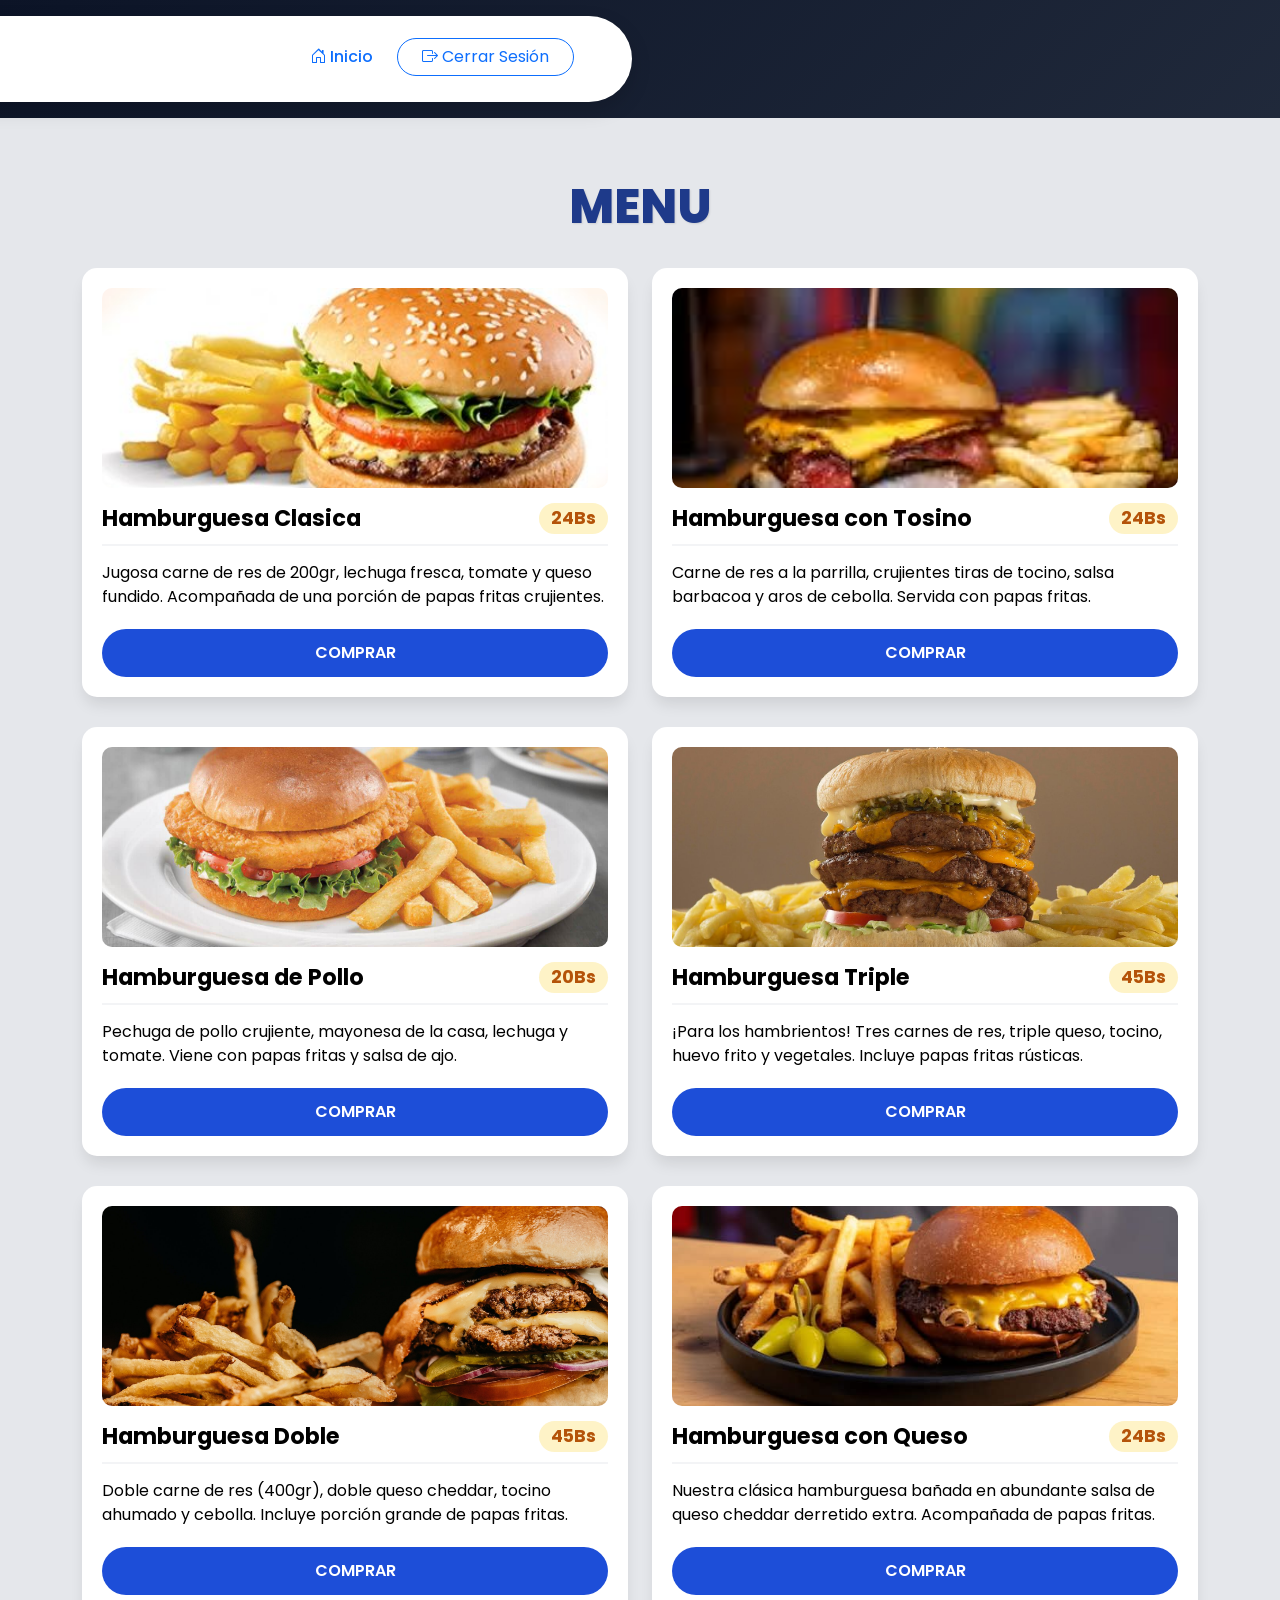
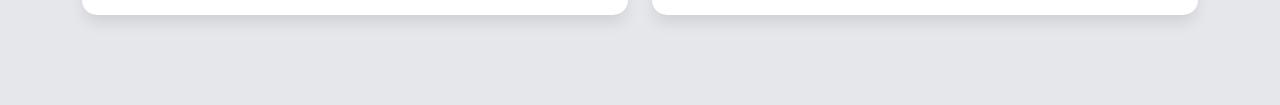
<file: pages/hamburguesas.html>
<!DOCTYPE html>
<html lang="en">
<head>
    <meta charset="UTF-8">
    <meta http-equiv="X-UA-Compatible" content="IE=edge">
    <meta name="viewport" content="width=device-width, initial-scale=1.0">
    <title>Document</title>
    <link href="https://cdn.jsdelivr.net/npm/bootstrap@5.2.2/dist/css/bootstrap.min.css" rel="stylesheet">
    <script src="https://cdn.jsdelivr.net/npm/bootstrap@5.2.2/dist/js/bootstrap.bundle.min.js"></script>
    <link rel="stylesheet" href="https://cdn.jsdelivr.net/npm/bootstrap-icons@1.10.2/font/bootstrap-icons.css">
    <link rel="stylesheet" href="../css/style.css">
    <link href="https://fonts.googleapis.com/css2?family=Lobster&display=swap" rel="stylesheet">
</head>
<body>
    <!-- Navbar -->
    <nav class="navbar navbar-expand-lg navbar-light sticky-top navbar-custom-style">
        <div class="container">
            <a class="navbar-brand brand-logo" href="../index.html">Fast Food</a>
            <button class="navbar-toggler" type="button" data-bs-toggle="collapse" data-bs-target="#navbarNav">
                <span class="navbar-toggler-icon"></span>
            </button>
            <div class="collapse navbar-collapse" id="navbarNav">
                <ul class="navbar-nav ms-auto fs-5 align-items-center">
                    <li class="nav-item">
                        <a class="nav-link" href="../index.html"><i class="bi bi-house-door"></i> Inicio</a>
                    </li>
                    <li class="nav-item ms-lg-3 mt-3 mt-lg-0">
                        <a class="btn btn-outline-primary rounded-pill px-4" href="../login.html" onclick="sessionStorage.clear()"><i class="bi bi-box-arrow-right"></i> Cerrar Sesión</a>
                    </li>
                </ul>
            </div>
        </div>
    </nav>


    <section class="menu" >
		<div class="container">
			<div class="row">
				<div class="col-lg-12">
					<div class="page_title text-center mb-4">
						<h1>Menu</h1>
					</div>
				</div>
			</div>
			<div class="row">
				<div class="tab-content col-lg-12">
						<div class="row">
							<div class="col-md-6">
								<div class="single_menu">
									<img src="../images/BurgerNormal.jpg" alt="Hamburguesa">
									<div class="menu_content">
										<h4> Hamburguesa Clasica <span>24Bs</span></h4>
										<p>Jugosa carne de res de 200gr, lechuga fresca, tomate y queso fundido. Acompañada de una porción de papas fritas crujientes.</p>
										<button class="btn btn-primary comprarBtn" data-bs-toggle="modal" data-bs-target="#compraModal">COMPRAR</button>
									</div>
								</div>
								<div class="single_menu">
									<img src="../images/BurgerPollo.png" alt="Hamburguesa">
									<div class="menu_content">
										<h4>Hamburguesa de Pollo <span>20Bs</span></h4>
										<p>Pechuga de pollo crujiente, mayonesa de la casa, lechuga y tomate. Viene con papas fritas y salsa de ajo.</p>
										<button class="btn btn-primary comprarBtn" data-bs-toggle="modal" data-bs-target="#compraModal">COMPRAR</button>
									</div>
								</div>
								<div class="single_menu">
									<img src="../images/Hamburguesa2.jpg" alt="Hamburguesa">
									<div class="menu_content">
										<h4>Hamburguesa Doble <span>45Bs</span></h4>
										<p>Doble carne de res (400gr), doble queso cheddar, tocino ahumado y cebolla. Incluye porción grande de papas fritas.</p>
										<button class="btn btn-primary comprarBtn" data-bs-toggle="modal" data-bs-target="#compraModal">COMPRAR</button>
									</div>
								</div>
								
							</div>
							<div class="col-md-6">
								<div class="single_menu">
									<img src="../images/BurgerTosino.jpeg" alt="Hamburguesa">
									<div class="menu_content">
										<h4>Hamburguesa con Tosino<span>24Bs</span></h4>
										<p>Carne de res a la parrilla, crujientes tiras de tocino, salsa barbacoa y aros de cebolla. Servida con papas fritas.</p>
										<button class="btn btn-primary comprarBtn" data-bs-toggle="modal" data-bs-target="#compraModal">COMPRAR</button>
									</div>
								</div>
								<div class="single_menu">
									<img src="../images/BurgerTriple.jpg" alt="Hamburguesa">
									<div class="menu_content">
										<h4>Hamburguesa Triple <span>45Bs</span></h4>
										<p>¡Para los hambrientos! Tres carnes de res, triple queso, tocino, huevo frito y vegetales. Incluye papas fritas rústicas.</p>
										<button class="btn btn-primary comprarBtn" data-bs-toggle="modal" data-bs-target="#compraModal">COMPRAR</button>
									</div>
								</div>
								<div class="single_menu">
									<img src="../images/BurgerQueso.jpeg" alt="Hamburguesa">
									<div class="menu_content">
										<h4>Hamburguesa con Queso<span>24Bs</span></h4>
										<p>Nuestra clásica hamburguesa bañada en abundante salsa de queso cheddar derretido extra. Acompañada de papas fritas.</p>
										<button class="btn btn-primary comprarBtn" data-bs-toggle="modal" data-bs-target="#compraModal">COMPRAR</button>
									</div>
								</div>
								
							</div>
						</div>
				</div>
			</div>
		</div>
	</section>

    <!-- Modal de Compra -->
    <div class="modal fade" id="compraModal" tabindex="-1" aria-labelledby="compraModalLabel" aria-hidden="true">
        <div class="modal-dialog">
            <div class="modal-content bg-dark text-white">
                <div class="modal-header border-secondary">
                    <h5 class="modal-title" id="compraModalLabel">Registrar Compra</h5>
                    <button type="button" class="btn-close btn-close-white" data-bs-dismiss="modal" aria-label="Close"></button>
                </div>
                <div class="modal-body">
                    <form id="compraForm">
                        <div class="mb-3">
                            <label for="producto" class="form-label">Producto</label>
                            <input type="text" class="form-control" id="producto" readonly>
                        </div>
                        <div class="mb-3">
                            <label for="precio" class="form-label">Precio</label>
                            <input type="text" class="form-control" id="precio" readonly>
                        </div>
                        <div class="mb-3">
                            <label for="cantidad" class="form-label">Cantidad</label>
                            <input type="number" class="form-control" id="cantidad" min="1" value="1">
                        </div>
                        <div class="mb-4">
                            <label for="totalPagar" class="form-label fw-bold">Total a Pagar</label>
                            <input type="text" class="form-control form-control-lg fw-bold" id="totalPagar" readonly>
                        </div>
                        <div class="mb-3">
                            <label for="metodoPago" class="form-label">Método de Pago</label>
                            <select class="form-select" id="metodoPago" required>
                                <option value="efectivo" selected>Efectivo</option>
                                <option value="tarjeta">Tarjeta</option>
                            </select>
                        </div>
                        <div class="mb-3">
                            <label for="nombre" class="form-label">Nombre</label>
                            <input type="text" class="form-control" id="nombre" required>
                        </div>
                        <div class="mb-3">
                            <label for="email" class="form-label">Email</label>
                            <input type="email" class="form-control" id="email" required>
                        </div>
                        <div class="mb-3">
                            <label for="telefono" class="form-label">Teléfono</label>
                            <input type="tel" class="form-control" id="telefono" required>
                        </div>
                        <div class="mb-3">
                            <label for="direccion" class="form-label">Dirección</label>
                            <textarea class="form-control" id="direccion" rows="3" required></textarea>
                        </div>
                        <div class="mb-3">
                            <label for="comentarios" class="form-label">Comentarios</label>
                            <textarea class="form-control" id="comentarios" rows="2"></textarea>
                        </div>
                    </form>
                </div>
                <div class="modal-footer border-secondary">
                    <button type="button" class="btn btn-secondary" data-bs-dismiss="modal">Cancelar</button>
                    <button type="button" class="btn btn-primary" id="confirmarCompra">Confirmar Compra</button>
                </div>
            </div>
        </div>
    </div>

    <!-- Modal de Selección de Rol -->
    <div class="modal fade" id="roleModal" tabindex="-1" aria-labelledby="roleModalLabel" aria-hidden="true">
        <div class="modal-dialog">
            <div class="modal-content">
                <div class="modal-header">
                    <h5 class="modal-title" id="roleModalLabel">Seleccionar Rol</h5>
                    <button type="button" class="btn-close" data-bs-dismiss="modal" aria-label="Close"></button>
                </div>
                <div class="modal-body text-center">
                    <button type="button" class="btn btn-primary me-3" onclick="selectRole('usuario')">Usuario</button>
                    <button type="button" class="btn btn-secondary" onclick="selectRole('admin')">Administrador</button>
                </div>
            </div>
        </div>
    </div>

    <!-- Modal de Login -->
    <div class="modal fade" id="loginModal" tabindex="-1" aria-labelledby="loginModalLabel" aria-hidden="true">
        <div class="modal-dialog">
            <div class="modal-content">
                <div class="modal-header">
                    <h5 class="modal-title" id="loginModalLabel">Iniciar Sesión</h5>
                    <button type="button" class="btn-close" data-bs-dismiss="modal" aria-label="Close"></button>
                </div>
                <div class="modal-body">
                    <form id="loginForm">
                        <div class="mb-3">
                            <label for="loginNombre" class="form-label">Nombre</label>
                            <input type="text" class="form-control" id="loginNombre" required>
                        </div>
                        <div class="mb-3">
                            <label for="loginPassword" class="form-label">Contraseña</label>
                            <input type="password" class="form-control" id="loginPassword" required>
                        </div>
                    </form>
                </div>
                <div class="modal-footer">
                    <button type="button" class="btn btn-secondary" data-bs-dismiss="modal">Cancelar</button>
                    <button type="button" class="btn btn-primary" id="loginBtn">Iniciar Sesión</button>
                </div>
            </div>
        </div>
    </div>

    <script src="../js/app.js"></script>
    <script src="../js/tienda.js"></script>
</body>
</html>
</file>
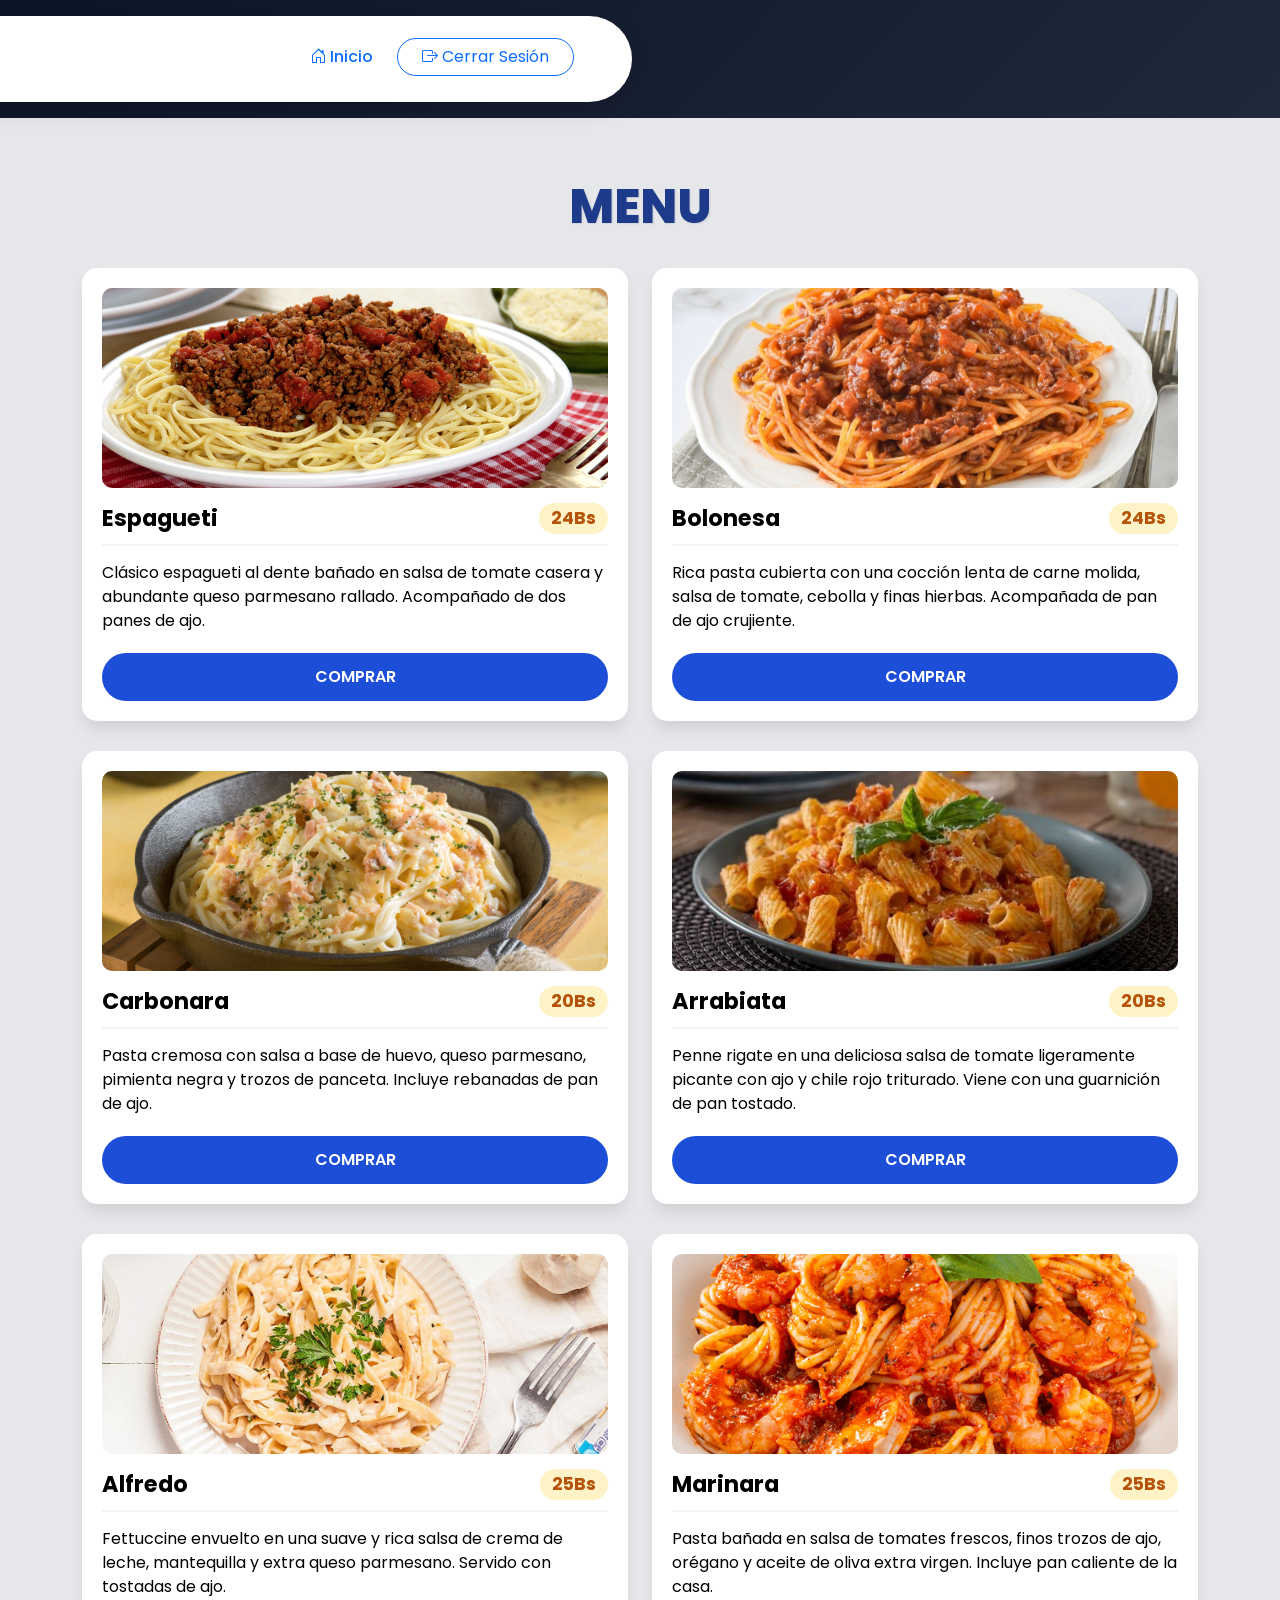
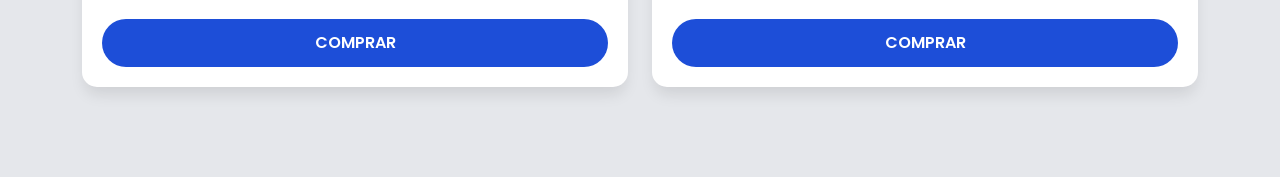
<file: pages/pastas.html>
<!DOCTYPE html>
<html lang="en">
<head>
    <meta charset="UTF-8">
    <meta http-equiv="X-UA-Compatible" content="IE=edge">
    <meta name="viewport" content="width=device-width, initial-scale=1.0">
    <title>Document</title>
    <link href="https://cdn.jsdelivr.net/npm/bootstrap@5.2.2/dist/css/bootstrap.min.css" rel="stylesheet">
    <script src="https://cdn.jsdelivr.net/npm/bootstrap@5.2.2/dist/js/bootstrap.bundle.min.js"></script>
    <link rel="stylesheet" href="https://cdn.jsdelivr.net/npm/bootstrap-icons@1.10.2/font/bootstrap-icons.css">
    <link rel="stylesheet" href="../css/style.css">
    <link href="https://fonts.googleapis.com/css2?family=Lobster&display=swap" rel="stylesheet">
</head>
<body>
    <!-- Navbar -->
    <nav class="navbar navbar-expand-lg navbar-light sticky-top navbar-custom-style">
        <div class="container">
            <a class="navbar-brand brand-logo" href="../index.html">Fast Food</a>
            <button class="navbar-toggler" type="button" data-bs-toggle="collapse" data-bs-target="#navbarNav">
                <span class="navbar-toggler-icon"></span>
            </button>
            <div class="collapse navbar-collapse" id="navbarNav">
                <ul class="navbar-nav ms-auto fs-5 align-items-center">
                    <li class="nav-item">
                        <a class="nav-link" href="../index.html"><i class="bi bi-house-door"></i> Inicio</a>
                    </li>
                    <li class="nav-item ms-lg-3 mt-3 mt-lg-0">
                        <a class="btn btn-outline-primary rounded-pill px-4" href="../login.html" onclick="sessionStorage.clear()"><i class="bi bi-box-arrow-right"></i> Cerrar Sesión</a>
                    </li>
                </ul>
            </div>
        </div>
    </nav>


    <section class="menu" >
		<div class="container">
			<div class="row">
				<div class="col-lg-12">
					<div class="page_title text-center mb-4">
						<h1>Menu</h1>
					</div>
				</div>
			</div>
			<div class="row">
				<div class="tab-content col-lg-12">
						<div class="row">
							<div class="col-md-6">
								<div class="single_menu">
									<img src="../images/Espagueti.jpg" alt="Pastas">
									<div class="menu_content">
										<h4>Espagueti <span>24Bs</span></h4>
										<p>Clásico espagueti al dente bañado en salsa de tomate casera y abundante queso parmesano rallado. Acompañado de dos panes de ajo.</p>
										<button class="btn btn-primary comprarBtn" data-bs-toggle="modal" data-bs-target="#compraModal">COMPRAR</button>
									</div>
								</div>
								<div class="single_menu">
									<img src="../images/Carbonara.png" alt="Pastas">
									<div class="menu_content">
										<h4>Carbonara <span>20Bs</span></h4>
										<p>Pasta cremosa con salsa a base de huevo, queso parmesano, pimienta negra y trozos de panceta. Incluye rebanadas de pan de ajo.</p>
										<button class="btn btn-primary comprarBtn" data-bs-toggle="modal" data-bs-target="#compraModal">COMPRAR</button>
									</div>
								</div>
								<div class="single_menu">
									<img src="../images/Alfredo.jpg" alt="Pastas">
									<div class="menu_content">
										<h4>Alfredo<span>25Bs</span></h4>
										<p>Fettuccine envuelto en una suave y rica salsa de crema de leche, mantequilla y extra queso parmesano. Servido con tostadas de ajo.</p>
										<button class="btn btn-primary comprarBtn" data-bs-toggle="modal" data-bs-target="#compraModal">COMPRAR</button>
									</div>
								</div>
								
							</div>
							<div class="col-md-6">
								<div class="single_menu">
									<img src="../images/Bolonesa.jpg" alt="Pastas">
									<div class="menu_content">
										<h4>Bolonesa <span>24Bs</span></h4>
										<p>Rica pasta cubierta con una cocción lenta de carne molida, salsa de tomate, cebolla y finas hierbas. Acompañada de pan de ajo crujiente.</p>
										<button class="btn btn-primary comprarBtn" data-bs-toggle="modal" data-bs-target="#compraModal">COMPRAR</button>
									</div>
								</div>
								<div class="single_menu">
									<img src="../images/Arrabiata.jpg" alt="Pastas">
									<div class="menu_content">
										<h4>Arrabiata<span>20Bs</span></h4>
										<p>Penne rigate en una deliciosa salsa de tomate ligeramente picante con ajo y chile rojo triturado. Viene con una guarnición de pan tostado.</p>
										<button class="btn btn-primary comprarBtn" data-bs-toggle="modal" data-bs-target="#compraModal">COMPRAR</button>
									</div>
								</div>
								<div class="single_menu">
									<img src="../images/Marinara.png" alt="Pastas">
									<div class="menu_content">
										<h4>Marinara <span>25Bs</span></h4>
										<p>Pasta bañada en salsa de tomates frescos, finos trozos de ajo, orégano y aceite de oliva extra virgen. Incluye pan caliente de la casa.</p>
										<button class="btn btn-primary comprarBtn" data-bs-toggle="modal" data-bs-target="#compraModal">COMPRAR</button>
									</div>
								</div>
								
							</div>
						</div>
				</div>
			</div>
		</div>
	</section>

    <!-- Modal de Compra -->
    <div class="modal fade" id="compraModal" tabindex="-1" aria-labelledby="compraModalLabel" aria-hidden="true">
        <div class="modal-dialog">
            <div class="modal-content bg-dark text-white">
                <div class="modal-header border-secondary">
                    <h5 class="modal-title" id="compraModalLabel">Registrar Compra</h5>
                    <button type="button" class="btn-close btn-close-white" data-bs-dismiss="modal" aria-label="Close"></button>
                </div>
                <div class="modal-body">
                    <form id="compraForm">
                        <div class="mb-3">
                            <label for="producto" class="form-label">Producto</label>
                            <input type="text" class="form-control" id="producto" readonly>
                        </div>
                        <div class="mb-3">
                            <label for="precio" class="form-label">Precio</label>
                            <input type="text" class="form-control" id="precio" readonly>
                        </div>
                        <div class="mb-3">
                            <label for="cantidad" class="form-label">Cantidad</label>
                            <input type="number" class="form-control" id="cantidad" min="1" value="1">
                        </div>
                        <div class="mb-4">
                            <label for="totalPagar" class="form-label fw-bold">Total a Pagar</label>
                            <input type="text" class="form-control form-control-lg fw-bold" id="totalPagar" readonly>
                        </div>
                        <div class="mb-3">
                            <label for="metodoPago" class="form-label">Método de Pago</label>
                            <select class="form-select" id="metodoPago" required>
                                <option value="efectivo" selected>Efectivo</option>
                                <option value="tarjeta">Tarjeta</option>
                            </select>
                        </div>
                        <div class="mb-3">
                            <label for="nombre" class="form-label">Nombre</label>
                            <input type="text" class="form-control" id="nombre" required>
                        </div>
                        <div class="mb-3">
                            <label for="email" class="form-label">Email</label>
                            <input type="email" class="form-control" id="email" required>
                        </div>
                        <div class="mb-3">
                            <label for="telefono" class="form-label">Teléfono</label>
                            <input type="tel" class="form-control" id="telefono" required>
                        </div>
                        <div class="mb-3">
                            <label for="direccion" class="form-label">Dirección</label>
                            <textarea class="form-control" id="direccion" rows="3" required></textarea>
                        </div>
                        <div class="mb-3">
                            <label for="comentarios" class="form-label">Comentarios</label>
                            <textarea class="form-control" id="comentarios" rows="2"></textarea>
                        </div>
                    </form>
                </div>
                <div class="modal-footer border-secondary">
                    <button type="button" class="btn btn-secondary" data-bs-dismiss="modal">Cancelar</button>
                    <button type="button" class="btn btn-primary" id="confirmarCompra">Confirmar Compra</button>
                </div>
            </div>
        </div>
    </div>

    <!-- Modal de Selección de Rol -->
    <div class="modal fade" id="roleModal" tabindex="-1" aria-labelledby="roleModalLabel" aria-hidden="true">
        <div class="modal-dialog">
            <div class="modal-content">
                <div class="modal-header">
                    <h5 class="modal-title" id="roleModalLabel">Seleccionar Rol</h5>
                    <button type="button" class="btn-close" data-bs-dismiss="modal" aria-label="Close"></button>
                </div>
                <div class="modal-body text-center">
                    <button type="button" class="btn btn-primary me-3" onclick="selectRole('usuario')">Usuario</button>
                    <button type="button" class="btn btn-secondary" onclick="selectRole('admin')">Administrador</button>
                </div>
            </div>
        </div>
    </div>

    <!-- Modal de Login -->
    <div class="modal fade" id="loginModal" tabindex="-1" aria-labelledby="loginModalLabel" aria-hidden="true">
        <div class="modal-dialog">
            <div class="modal-content">
                <div class="modal-header">
                    <h5 class="modal-title" id="loginModalLabel">Iniciar Sesión</h5>
                    <button type="button" class="btn-close" data-bs-dismiss="modal" aria-label="Close"></button>
                </div>
                <div class="modal-body">
                    <form id="loginForm">
                        <div class="mb-3">
                            <label for="loginNombre" class="form-label">Nombre</label>
                            <input type="text" class="form-control" id="loginNombre" required>
                        </div>
                        <div class="mb-3">
                            <label for="loginPassword" class="form-label">Contraseña</label>
                            <input type="password" class="form-control" id="loginPassword" required>
                        </div>
                    </form>
                </div>
                <div class="modal-footer">
                    <button type="button" class="btn btn-secondary" data-bs-dismiss="modal">Cancelar</button>
                    <button type="button" class="btn btn-primary" id="loginBtn">Iniciar Sesión</button>
                </div>
            </div>
        </div>
    </div>

    <script src="../js/app.js"></script>
    <script src="../js/tienda.js"></script>
</body>
</html>
</file>
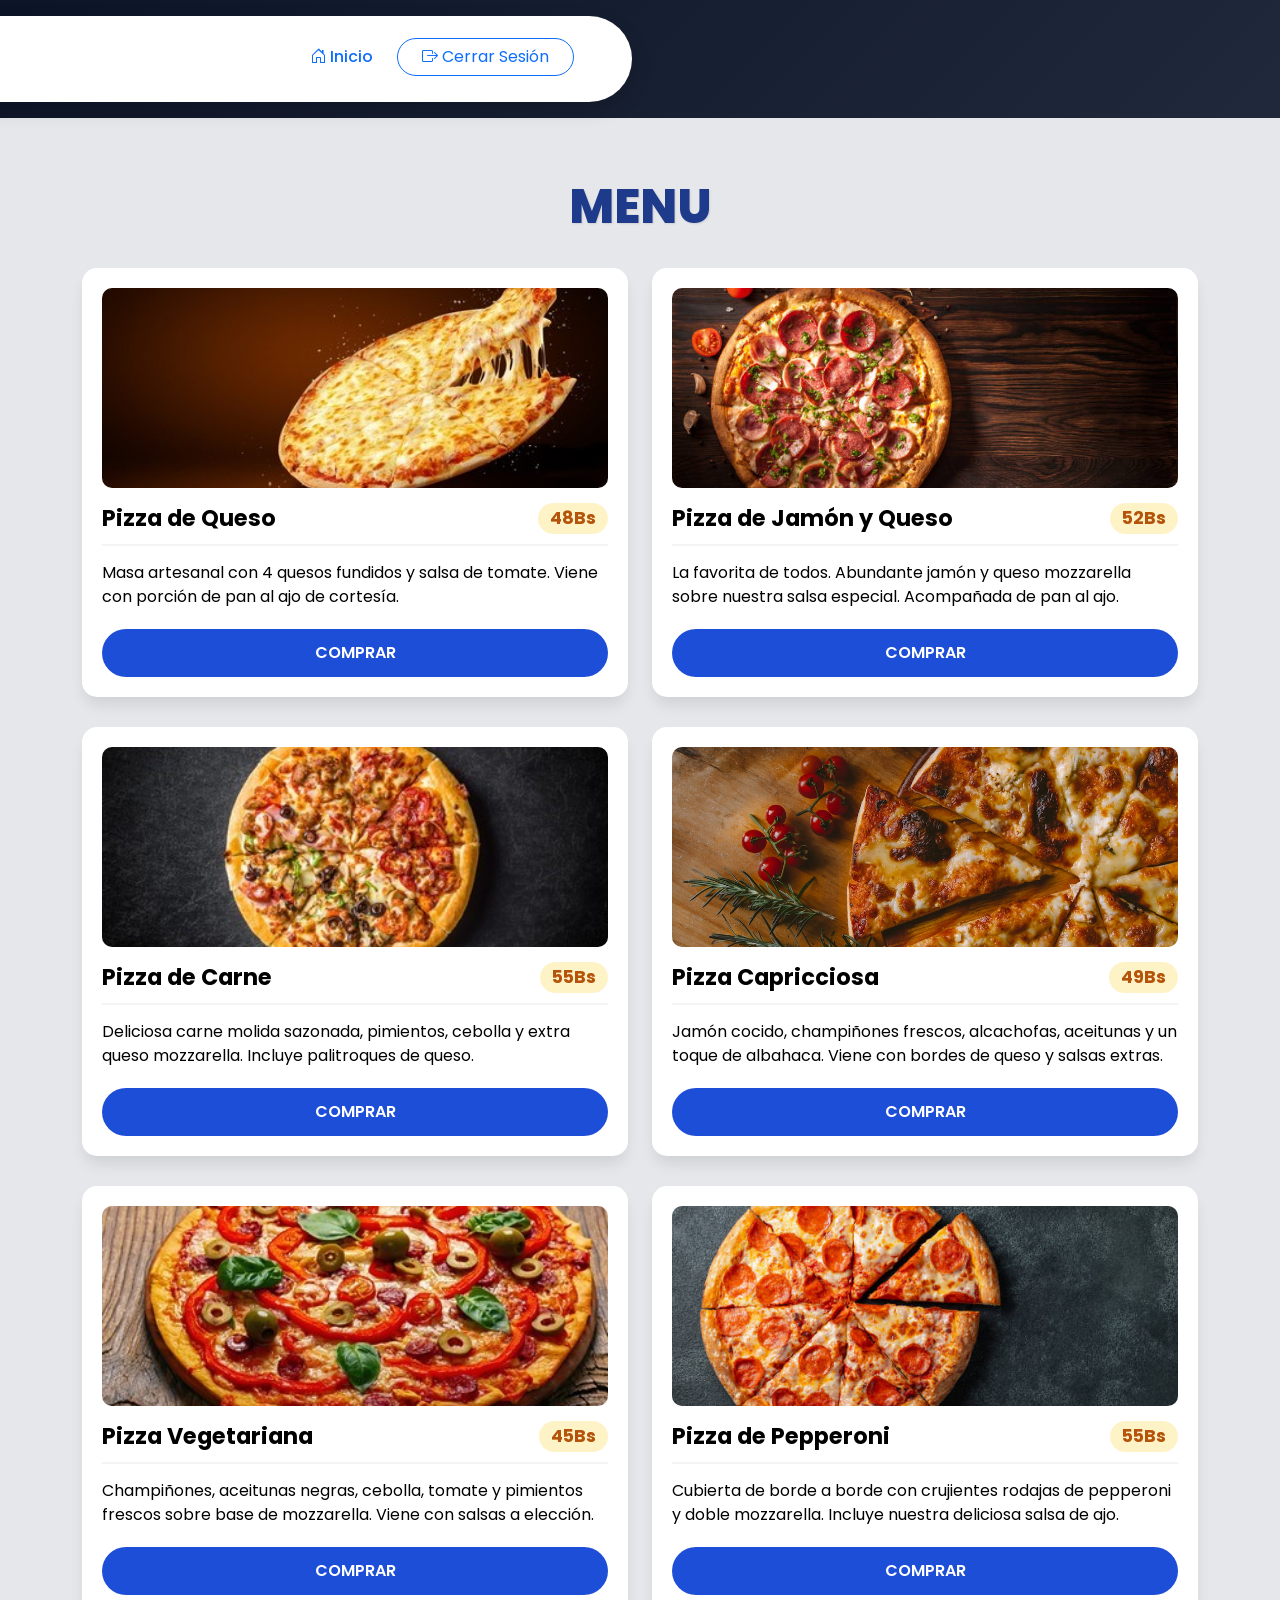
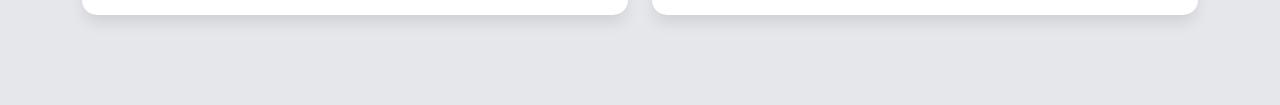
<file: pages/pizzas.html>
<!DOCTYPE html>
<html lang="en">
<head>
    <meta charset="UTF-8">
    <meta http-equiv="X-UA-Compatible" content="IE=edge">
    <meta name="viewport" content="width=device-width, initial-scale=1.0">
    <title>Document</title>
    <link href="https://cdn.jsdelivr.net/npm/bootstrap@5.2.2/dist/css/bootstrap.min.css" rel="stylesheet">
    <script src="https://cdn.jsdelivr.net/npm/bootstrap@5.2.2/dist/js/bootstrap.bundle.min.js"></script>
    <link rel="stylesheet" href="https://cdn.jsdelivr.net/npm/bootstrap-icons@1.10.2/font/bootstrap-icons.css">
    <link rel="stylesheet" href="../css/style.css">
    <link href="https://fonts.googleapis.com/css2?family=Lobster&display=swap" rel="stylesheet">
</head>
<body>
    <!-- Navbar -->
    <nav class="navbar navbar-expand-lg navbar-light sticky-top navbar-custom-style">
        <div class="container">
            <a class="navbar-brand brand-logo" href="../index.html">Fast Food</a>
            <button class="navbar-toggler" type="button" data-bs-toggle="collapse" data-bs-target="#navbarNav">
                <span class="navbar-toggler-icon"></span>
            </button>
            <div class="collapse navbar-collapse" id="navbarNav">
                <ul class="navbar-nav ms-auto fs-5 align-items-center">
                    <li class="nav-item">
                        <a class="nav-link" href="../index.html"><i class="bi bi-house-door"></i> Inicio</a>
                    </li>
                    <li class="nav-item ms-lg-3 mt-3 mt-lg-0">
                        <a class="btn btn-outline-primary rounded-pill px-4" href="../login.html" onclick="sessionStorage.clear()"><i class="bi bi-box-arrow-right"></i> Cerrar Sesión</a>
                    </li>
                </ul>
            </div>
        </div>
    </nav>

    <section class="menu">
		<div class="container">
			<div class="row">
				<div class="col-lg-12">
					<div class="page_title text-center mb-4">
						<h1>Menu</h1>
					</div>
				</div>
			</div>
			<div class="row">
				<div class="tab-content col-lg-12">
						<div class="row">
							<div class="col-md-6">
								<div class="single_menu">
									<img src="../images/pizza4quesos.png" alt="Pizza">
									<div class="menu_content">
										<h4>Pizza de Queso <span>48Bs</span></h4>
										<p>Masa artesanal con 4 quesos fundidos y salsa de tomate. Viene con porción de pan al ajo de cortesía.</p>
										<button class="btn btn-primary comprarBtn" data-bs-toggle="modal" data-bs-target="#compraModal">COMPRAR</button>
									</div>
								</div>
								<div class="single_menu">
									<img src="../images/pizza7.png" alt="Pizza">
									<div class="menu_content">
										<h4>Pizza de Carne <span>55Bs</span></h4>
										<p>Deliciosa carne molida sazonada, pimientos, cebolla y extra queso mozzarella. Incluye palitroques de queso.</p>
										<button class="btn btn-primary comprarBtn" data-bs-toggle="modal" data-bs-target="#compraModal">COMPRAR</button>
									</div>
								</div>
                                <div class="single_menu">
									<img src="../images/pizzaAceituna.png" alt="Pizza">
									<div class="menu_content">
										<h4>Pizza Vegetariana <span>45Bs</span></h4>
										<p>Champiñones, aceitunas negras, cebolla, tomate y pimientos frescos sobre base de mozzarella. Viene con salsas a elección.</p>
										<button class="btn btn-primary comprarBtn" data-bs-toggle="modal" data-bs-target="#compraModal">COMPRAR</button>
									</div>
								</div>
							</div>
							<div class="col-md-6">
								<div class="single_menu">
									<img src="../images/pizzaJamon.png" alt="Pizza">
									<div class="menu_content">
										<h4>Pizza de Jamón y Queso<span>52Bs</span></h4>
										<p>La favorita de todos. Abundante jamón y queso mozzarella sobre nuestra salsa especial. Acompañada de pan al ajo.</p>
										<button class="btn btn-primary comprarBtn" data-bs-toggle="modal" data-bs-target="#compraModal">COMPRAR</button>
									</div>
								</div>
								<div class="single_menu">
									<img src="../images/pizzaQueso.png" alt="Pizza">
									<div class="menu_content">
										<h4>Pizza Capricciosa <span>49Bs</span></h4>
										<p>Jamón cocido, champiñones frescos, alcachofas, aceitunas y un toque de albahaca. Viene con bordes de queso y salsas extras.</p>
										<button class="btn btn-primary comprarBtn" data-bs-toggle="modal" data-bs-target="#compraModal">COMPRAR</button>
									</div>
								</div>
								<div class="single_menu">
									<img src="../images/pizzaSimple.png" alt="Pizza">
									<div class="menu_content">
										<h4>Pizza de Pepperoni<span>55Bs</span></h4>
										<p>Cubierta de borde a borde con crujientes rodajas de pepperoni y doble mozzarella. Incluye nuestra deliciosa salsa de ajo.</p>
										<button class="btn btn-primary comprarBtn" data-bs-toggle="modal" data-bs-target="#compraModal">COMPRAR</button>
									</div>
								</div>
							</div>
						</div>
				</div>
			</div>
		</div>
	</section>

    <!-- Modal de Compra -->
    <div class="modal fade" id="compraModal" tabindex="-1" aria-labelledby="compraModalLabel" aria-hidden="true">
        <div class="modal-dialog">
            <div class="modal-content bg-dark text-white">
                <div class="modal-header border-secondary">
                    <h5 class="modal-title" id="compraModalLabel">Registrar Compra</h5>
                    <button type="button" class="btn-close btn-close-white" data-bs-dismiss="modal" aria-label="Close"></button>
                </div>
                <div class="modal-body">
                    <form id="compraForm">
                        <div class="mb-3">
                            <label for="producto" class="form-label">Producto</label>
                            <input type="text" class="form-control" id="producto" readonly>
                        </div>
                        <div class="mb-3">
                            <label for="precio" class="form-label">Precio</label>
                            <input type="text" class="form-control" id="precio" readonly>
                        </div>
                        <div class="mb-3">
                            <label for="cantidad" class="form-label">Cantidad</label>
                            <input type="number" class="form-control" id="cantidad" min="1" value="1">
                        </div>
                        <div class="mb-4">
                            <label for="totalPagar" class="form-label fw-bold">Total a Pagar</label>
                            <input type="text" class="form-control form-control-lg fw-bold" id="totalPagar" readonly>
                        </div>
                        <div class="mb-3">
                            <label for="metodoPago" class="form-label">Método de Pago</label>
                            <select class="form-select" id="metodoPago" required>
                                <option value="efectivo" selected>Efectivo</option>
                                <option value="tarjeta">Tarjeta</option>
                            </select>
                        </div>
                        <div class="mb-3">
                            <label for="nombre" class="form-label">Nombre</label>
                            <input type="text" class="form-control" id="nombre" required>
                        </div>
                        <div class="mb-3">
                            <label for="email" class="form-label">Email</label>
                            <input type="email" class="form-control" id="email" required>
                        </div>
                        <div class="mb-3">
                            <label for="telefono" class="form-label">Teléfono</label>
                            <input type="tel" class="form-control" id="telefono" required>
                        </div>
                        <div class="mb-3">
                            <label for="direccion" class="form-label">Dirección</label>
                            <textarea class="form-control" id="direccion" rows="3" required></textarea>
                        </div>
                        <div class="mb-3">
                            <label for="comentarios" class="form-label">Comentarios</label>
                            <textarea class="form-control" id="comentarios" rows="2"></textarea>
                        </div>
                    </form>
                </div>
                <div class="modal-footer border-secondary">
                    <button type="button" class="btn btn-secondary" data-bs-dismiss="modal">Cancelar</button>
                    <button type="button" class="btn btn-primary" id="confirmarCompra">Confirmar Compra</button>
                </div>
            </div>
        </div>
    </div>

    <!-- Modal de Selección de Rol -->
    <div class="modal fade" id="roleModal" tabindex="-1" aria-labelledby="roleModalLabel" aria-hidden="true">
        <div class="modal-dialog">
            <div class="modal-content">
                <div class="modal-header">
                    <h5 class="modal-title" id="roleModalLabel">Seleccionar Rol</h5>
                    <button type="button" class="btn-close" data-bs-dismiss="modal" aria-label="Close"></button>
                </div>
                <div class="modal-body text-center">
                    <button type="button" class="btn btn-primary me-3" onclick="selectRole('usuario')">Usuario</button>
                    <button type="button" class="btn btn-secondary" onclick="selectRole('admin')">Administrador</button>
                </div>
            </div>
        </div>
    </div>

    <!-- Modal de Login -->
    <div class="modal fade" id="loginModal" tabindex="-1" aria-labelledby="loginModalLabel" aria-hidden="true">
        <div class="modal-dialog">
            <div class="modal-content">
                <div class="modal-header">
                    <h5 class="modal-title" id="loginModalLabel">Iniciar Sesión</h5>
                    <button type="button" class="btn-close" data-bs-dismiss="modal" aria-label="Close"></button>
                </div>
                <div class="modal-body">
                    <form id="loginForm">
                        <div class="mb-3">
                            <label for="loginNombre" class="form-label">Nombre</label>
                            <input type="text" class="form-control" id="loginNombre" required>
                        </div>
                        <div class="mb-3">
                            <label for="loginPassword" class="form-label">Contraseña</label>
                            <input type="password" class="form-control" id="loginPassword" required>
                        </div>
                    </form>
                </div>
                <div class="modal-footer">
                    <button type="button" class="btn btn-secondary" data-bs-dismiss="modal">Cancelar</button>
                    <button type="button" class="btn btn-primary" id="loginBtn">Iniciar Sesión</button>
                </div>
            </div>
        </div>
    </div>

    <script src="../js/app.js"></script>
    <script src="../js/tienda.js"></script>
</body>
</html>
</file>
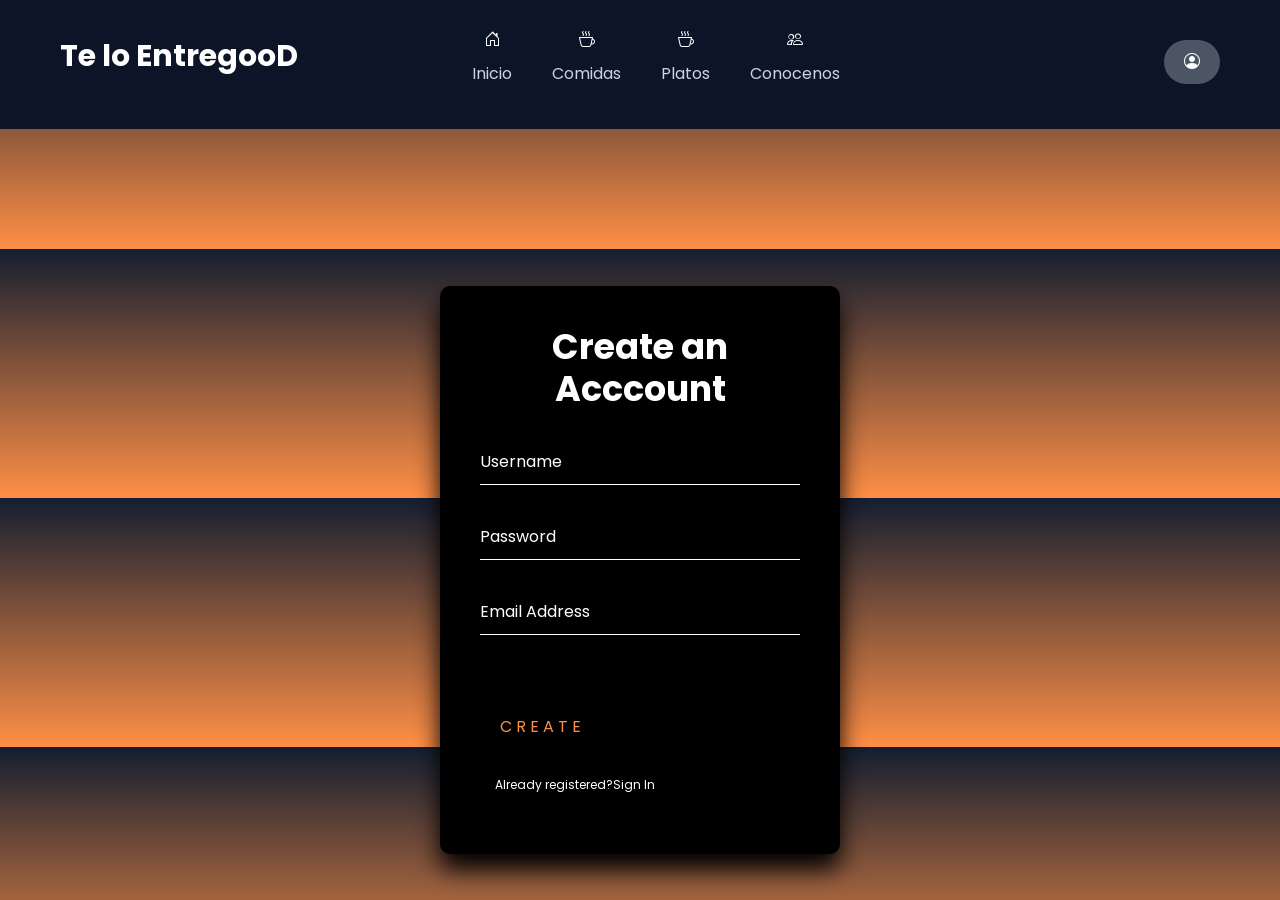
<file: pages/register.html>
<!DOCTYPE html>
<html lang="en">
<head>
    <meta charset="UTF-8">
    <meta http-equiv="X-UA-Compatible" content="IE=edge">
    <meta name="viewport" content="width=device-width, initial-scale=1.0">
    <title>Document</title>
    <link href="https://cdn.jsdelivr.net/npm/bootstrap@5.2.2/dist/css/bootstrap.min.css" rel="stylesheet">
    <script src="https://cdn.jsdelivr.net/npm/bootstrap@5.2.2/dist/js/bootstrap.bundle.min.js"></script>
    <link rel="stylesheet" href="https://cdn.jsdelivr.net/npm/bootstrap-icons@1.10.2/font/bootstrap-icons.css">
    <link rel="stylesheet" href="../css/style.css">
    <link rel="stylesheet" href="../css/register.css">
    <script src="../js/app.js"></script>
</head>
<body>
    <section id="inicio">
        <header>
            <div class="textHeader">
                <div>
                    <h1 class="title">Te lo EntregooD</h1>
                </div>
                <nav>
                    <ul>
                        <li>
                            <a href="../index.html">
                                <i class="bi bi-house-door"></i>
                                <span>Inicio</span>
                            </a>
                        </li>
                        <li>
                            <a href="#comidas">
                                <i class="bi bi-cup-hot"></i>
                                <span>Comidas</span>
                            </a>
                        </li>
                        <li>
                            <a href="#platos">
                                <i class="bi bi-cup-hot"></i>
                                <span>Platos</span>
                            </a></li>
                        <li>
                            <a href="#Conocenos">
                                <i class="bi bi-people"></i>
                                <span>Conocenos</span>
                            </a>
                        </li>
                    </ul>
                </nav>
                <div class="buttons">
                    <a href="../login.html"><i class="bi bi-person-circle"></i></a>
                </div>
            </div>
        </header>
    </section>

    <section>
        <div class="login-box">
            <h2>Create an Acccount</h2>
            <form>
              <div class="user-box">
                <input type="text" name="" id="userName1" required="">
                <label>Username</label>
              </div>
              <div class="user-box">
                <input type="password" name="" id="pass1" required="">
                <label>Password</label>
              </div>
              <div class="user-box">
                <input type="email" name="" required="">
                <label>Email Address</label>
              </div>
              <a href="#" class="button" onclick="Registra();">
                <span></span>
                <span></span>
                <span></span>
                <span></span>
                Create
              </a>
              <p class="message"> Already registered? <a href="usuarios.html" class="link"> Sign In</a></p>
            </form>
        </div>
    </section>
    <br><br><br><br><br>

    <!-- Modal de Selección de Rol -->
    <div class="modal fade" id="roleModal" tabindex="-1" aria-labelledby="roleModalLabel" aria-hidden="true">
        <div class="modal-dialog">
            <div class="modal-content">
                <div class="modal-header">
                    <h5 class="modal-title" id="roleModalLabel">Seleccionar Rol</h5>
                    <button type="button" class="btn-close" data-bs-dismiss="modal" aria-label="Close"></button>
                </div>
                <div class="modal-body text-center">
                    <button type="button" class="btn btn-primary me-3" onclick="selectRole('usuario')">Usuario</button>
                    <button type="button" class="btn btn-secondary" onclick="selectRole('admin')">Administrador</button>
                </div>
            </div>
        </div>
    </div>

    <!-- Modal de Login -->
    <div class="modal fade" id="loginModal" tabindex="-1" aria-labelledby="loginModalLabel" aria-hidden="true">
        <div class="modal-dialog">
            <div class="modal-content">
                <div class="modal-header">
                    <h5 class="modal-title" id="loginModalLabel">Iniciar Sesión</h5>
                    <button type="button" class="btn-close" data-bs-dismiss="modal" aria-label="Close"></button>
                </div>
                <div class="modal-body">
                    <form id="loginForm">
                        <div class="mb-3">
                            <label for="loginNombre" class="form-label">Nombre</label>
                            <input type="text" class="form-control" id="loginNombre" required>
                        </div>
                        <div class="mb-3">
                            <label for="loginPassword" class="form-label">Contraseña</label>
                            <input type="password" class="form-control" id="loginPassword" required>
                        </div>
                    </form>
                </div>
                <div class="modal-footer">
                    <button type="button" class="btn btn-secondary" data-bs-dismiss="modal">Cancelar</button>
                    <button type="button" class="btn btn-primary" id="loginBtn">Iniciar Sesión</button>
                </div>
            </div>
        </div>
    </div>

    
</body>
</html>
</file>
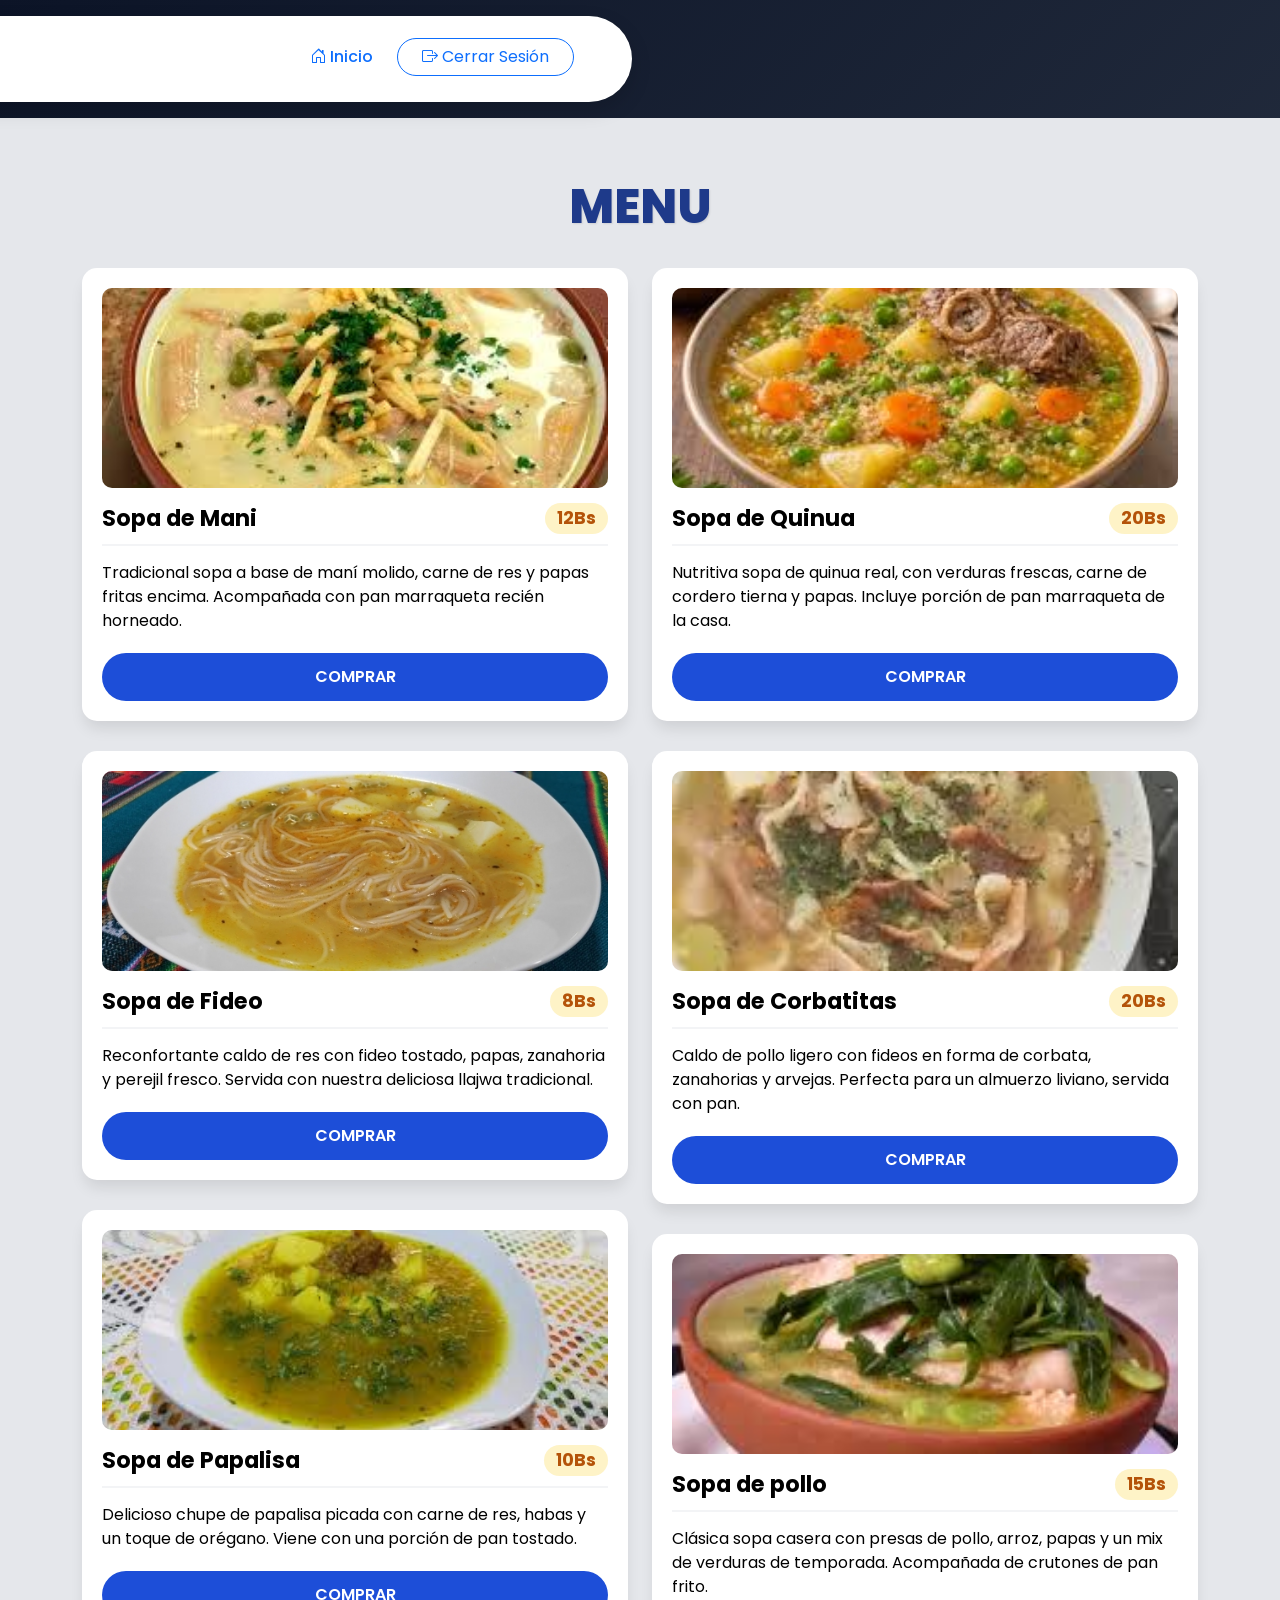
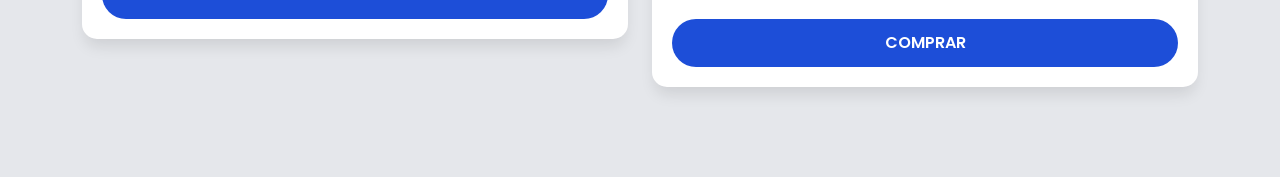
<file: pages/sopas.html>
<!DOCTYPE html>
<html lang="en">
<head>
    <meta charset="UTF-8">
    <meta http-equiv="X-UA-Compatible" content="IE=edge">
    <meta name="viewport" content="width=device-width, initial-scale=1.0">
    <title>Document</title>
    <link href="https://cdn.jsdelivr.net/npm/bootstrap@5.2.2/dist/css/bootstrap.min.css" rel="stylesheet">
    <script src="https://cdn.jsdelivr.net/npm/bootstrap@5.2.2/dist/js/bootstrap.bundle.min.js"></script>
    <link rel="stylesheet" href="https://cdn.jsdelivr.net/npm/bootstrap-icons@1.10.2/font/bootstrap-icons.css">
    <link rel="stylesheet" href="../css/style.css">
    <link href="https://fonts.googleapis.com/css2?family=Lobster&display=swap" rel="stylesheet">
</head>
<body>
    <!-- Navbar -->
    <nav class="navbar navbar-expand-lg navbar-light sticky-top navbar-custom-style">
        <div class="container">
            <a class="navbar-brand brand-logo" href="../index.html">Fast Food</a>
            <button class="navbar-toggler" type="button" data-bs-toggle="collapse" data-bs-target="#navbarNav">
                <span class="navbar-toggler-icon"></span>
            </button>
            <div class="collapse navbar-collapse" id="navbarNav">
                <ul class="navbar-nav ms-auto fs-5 align-items-center">
                    <li class="nav-item">
                        <a class="nav-link" href="../index.html"><i class="bi bi-house-door"></i> Inicio</a>
                    </li>
                    <li class="nav-item ms-lg-3 mt-3 mt-lg-0">
                        <a class="btn btn-outline-primary rounded-pill px-4" href="../login.html" onclick="sessionStorage.clear()"><i class="bi bi-box-arrow-right"></i> Cerrar Sesión</a>
                    </li>
                </ul>
            </div>
        </div>
    </nav>


    <section class="menu" >
		<div class="container">
			<div class="row">
				<div class="col-lg-12">
					<div class="page_title text-center mb-4">
						<h1>Menu</h1>
					</div>
				</div>
			</div>
			<div class="row">
				<div class="tab-content col-lg-12">
						<div class="row">
							<div class="col-md-6">
								<div class="single_menu">
									<img src="../images/Mani.jpeg" alt="Sopa">
									<div class="menu_content">
										<h4>Sopa de Mani <span>12Bs</span></h4>
										<p>Tradicional sopa a base de maní molido, carne de res y papas fritas encima. Acompañada con pan marraqueta recién horneado.</p>
										<button class="btn btn-primary comprarBtn" data-bs-toggle="modal" data-bs-target="#compraModal">COMPRAR</button>
									</div>
								</div>
								<div class="single_menu">
									<img src="../images/fideo.jpg" alt="Sopa">
									<div class="menu_content">
										<h4>Sopa de Fideo <span>8Bs</span></h4>
										<p>Reconfortante caldo de res con fideo tostado, papas, zanahoria y perejil fresco. Servida con nuestra deliciosa llajwa tradicional.</p>
										<button class="btn btn-primary comprarBtn" data-bs-toggle="modal" data-bs-target="#compraModal">COMPRAR</button>
									</div>
								</div>
								<div class="single_menu">
									<img src="../images/PapaLisa.jpeg" alt="Sopa">
									<div class="menu_content">
										<h4>Sopa de Papalisa <span>10Bs</span></h4>
										<p>Delicioso chupe de papalisa picada con carne de res, habas y un toque de orégano. Viene con una porción de pan tostado.</p>
										<button class="btn btn-primary comprarBtn" data-bs-toggle="modal" data-bs-target="#compraModal">COMPRAR</button>
									</div>
								</div>
								
							</div>
							<div class="col-md-6">
								<div class="single_menu">
									<img src="../images/Quinua.jpeg" alt="Sopa">
									<div class="menu_content">
										<h4>Sopa de Quinua<span>20Bs</span></h4>
										<p>Nutritiva sopa de quinua real, con verduras frescas, carne de cordero tierna y papas. Incluye porción de pan marraqueta de la casa.</p>
										<button class="btn btn-primary comprarBtn" data-bs-toggle="modal" data-bs-target="#compraModal">COMPRAR</button>
									</div>
								</div>
								<div class="single_menu">
									<img src="../images/Corbatitas.jpeg" alt="Sopa">
									<div class="menu_content">
										<h4>Sopa de Corbatitas<span>20Bs</span></h4>
										<p>Caldo de pollo ligero con fideos en forma de corbata, zanahorias y arvejas. Perfecta para un almuerzo liviano, servida con pan.</p>
										<button class="btn btn-primary comprarBtn" data-bs-toggle="modal" data-bs-target="#compraModal">COMPRAR</button>
									</div>
								</div>
								<div class="single_menu">
									<img src="../images/Pollo.jpeg" alt="Sopa">
									<div class="menu_content">
										<h4>Sopa de pollo<span>15Bs</span></h4>
										<p>Clásica sopa casera con presas de pollo, arroz, papas y un mix de verduras de temporada. Acompañada de crutones de pan frito.</p>
										<button class="btn btn-primary comprarBtn" data-bs-toggle="modal" data-bs-target="#compraModal">COMPRAR</button>
									</div>
								</div>
								
							</div>
						</div>
				</div>
			</div>
		</div>
	</section>

    <!-- Modal de Compra -->
    <div class="modal fade" id="compraModal" tabindex="-1" aria-labelledby="compraModalLabel" aria-hidden="true">
        <div class="modal-dialog">
            <div class="modal-content bg-dark text-white">
                <div class="modal-header border-secondary">
                    <h5 class="modal-title" id="compraModalLabel">Registrar Compra</h5>
                    <button type="button" class="btn-close btn-close-white" data-bs-dismiss="modal" aria-label="Close"></button>
                </div>
                <div class="modal-body">
                    <form id="compraForm">
                        <div class="mb-3">
                            <label for="producto" class="form-label">Producto</label>
                            <input type="text" class="form-control" id="producto" readonly>
                        </div>
                        <div class="mb-3">
                            <label for="precio" class="form-label">Precio</label>
                            <input type="text" class="form-control" id="precio" readonly>
                        </div>
                        <div class="mb-3">
                            <label for="cantidad" class="form-label">Cantidad</label>
                            <input type="number" class="form-control" id="cantidad" min="1" value="1">
                        </div>
                        <div class="mb-4">
                            <label for="totalPagar" class="form-label fw-bold">Total a Pagar</label>
                            <input type="text" class="form-control form-control-lg fw-bold" id="totalPagar" readonly>
                        </div>
                        <div class="mb-3">
                            <label for="metodoPago" class="form-label">Método de Pago</label>
                            <select class="form-select" id="metodoPago" required>
                                <option value="efectivo" selected>Efectivo</option>
                                <option value="tarjeta">Tarjeta</option>
                            </select>
                        </div>
                        <div class="mb-3">
                            <label for="nombre" class="form-label">Nombre</label>
                            <input type="text" class="form-control" id="nombre" required>
                        </div>
                        <div class="mb-3">
                            <label for="email" class="form-label">Email</label>
                            <input type="email" class="form-control" id="email" required>
                        </div>
                        <div class="mb-3">
                            <label for="telefono" class="form-label">Teléfono</label>
                            <input type="tel" class="form-control" id="telefono" required>
                        </div>
                        <div class="mb-3">
                            <label for="direccion" class="form-label">Dirección</label>
                            <textarea class="form-control" id="direccion" rows="3" required></textarea>
                        </div>
                        <div class="mb-3">
                            <label for="comentarios" class="form-label">Comentarios</label>
                            <textarea class="form-control" id="comentarios" rows="2"></textarea>
                        </div>
                    </form>
                </div>
                <div class="modal-footer border-secondary">
                    <button type="button" class="btn btn-secondary" data-bs-dismiss="modal">Cancelar</button>
                    <button type="button" class="btn btn-primary" id="confirmarCompra">Confirmar Compra</button>
                </div>
            </div>
        </div>
    </div>

    <!-- Modal de Selección de Rol -->
    <div class="modal fade" id="roleModal" tabindex="-1" aria-labelledby="roleModalLabel" aria-hidden="true">
        <div class="modal-dialog">
            <div class="modal-content">
                <div class="modal-header">
                    <h5 class="modal-title" id="roleModalLabel">Seleccionar Rol</h5>
                    <button type="button" class="btn-close" data-bs-dismiss="modal" aria-label="Close"></button>
                </div>
                <div class="modal-body text-center">
                    <button type="button" class="btn btn-primary me-3" onclick="selectRole('usuario')">Usuario</button>
                    <button type="button" class="btn btn-secondary" onclick="selectRole('admin')">Administrador</button>
                </div>
            </div>
        </div>
    </div>

    <!-- Modal de Login -->
    <div class="modal fade" id="loginModal" tabindex="-1" aria-labelledby="loginModalLabel" aria-hidden="true">
        <div class="modal-dialog">
            <div class="modal-content">
                <div class="modal-header">
                    <h5 class="modal-title" id="loginModalLabel">Iniciar Sesión</h5>
                    <button type="button" class="btn-close" data-bs-dismiss="modal" aria-label="Close"></button>
                </div>
                <div class="modal-body">
                    <form id="loginForm">
                        <div class="mb-3">
                            <label for="loginNombre" class="form-label">Nombre</label>
                            <input type="text" class="form-control" id="loginNombre" required>
                        </div>
                        <div class="mb-3">
                            <label for="loginPassword" class="form-label">Contraseña</label>
                            <input type="password" class="form-control" id="loginPassword" required>
                        </div>
                    </form>
                </div>
                <div class="modal-footer">
                    <button type="button" class="btn btn-secondary" data-bs-dismiss="modal">Cancelar</button>
                    <button type="button" class="btn btn-primary" id="loginBtn">Iniciar Sesión</button>
                </div>
            </div>
        </div>
    </div>

    <script src="../js/app.js"></script>
    <script src="../js/tienda.js"></script>
</body>
</html>
</file>
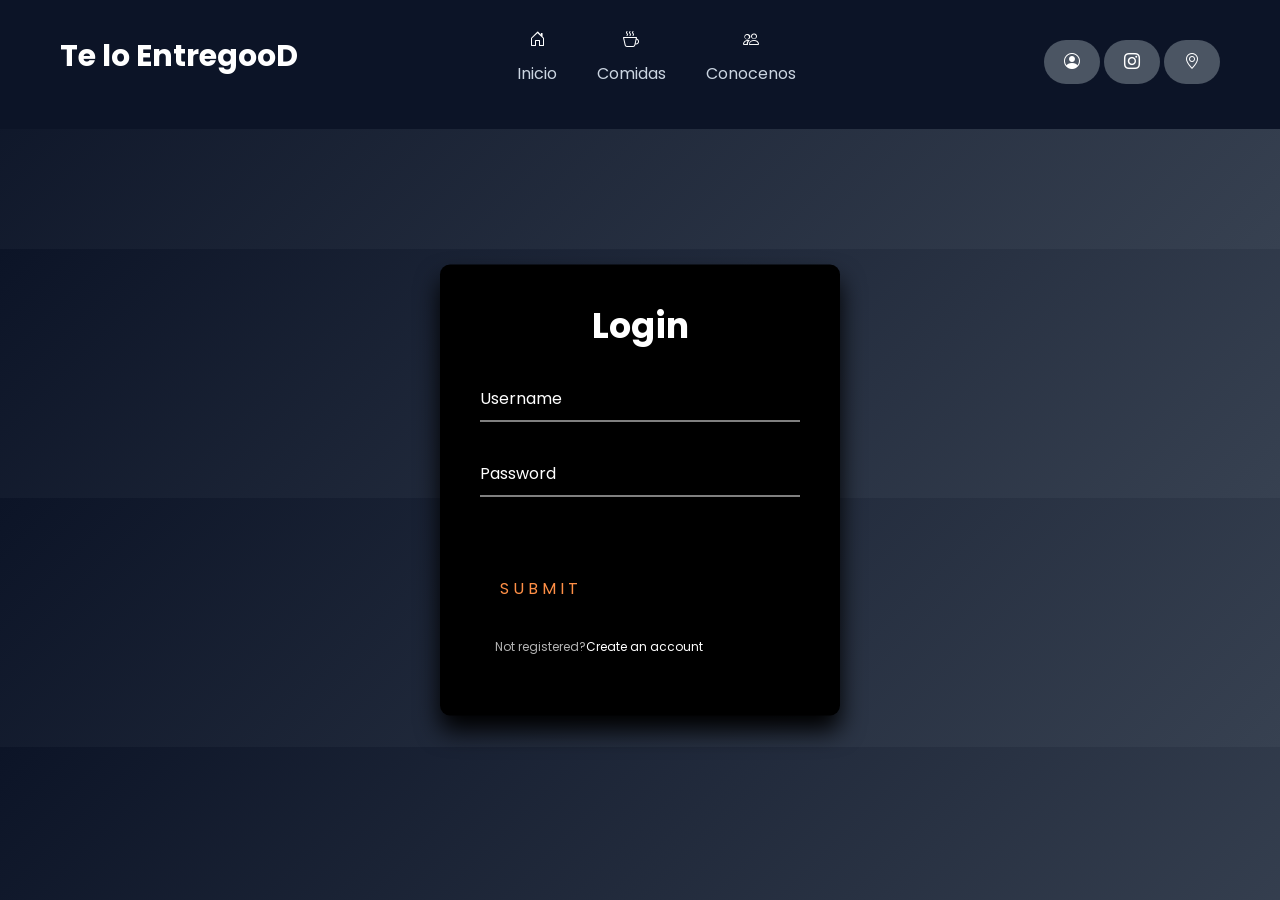
<file: pages/usuarios.html>
<!DOCTYPE html>
<html lang="en">
<head>
    <meta charset="UTF-8">
    <meta http-equiv="X-UA-Compatible" content="IE=edge">
    <meta name="viewport" content="width=device-width, initial-scale=1.0">
    <title>Document</title>
    <link href="https://cdn.jsdelivr.net/npm/bootstrap@5.2.2/dist/css/bootstrap.min.css" rel="stylesheet">
    <script src="https://cdn.jsdelivr.net/npm/bootstrap@5.2.2/dist/js/bootstrap.bundle.min.js"></script>
    <link rel="stylesheet" href="../css/users.css">
    <link rel="stylesheet" href="../css/style.css">
    <link rel="stylesheet" href="https://cdn.jsdelivr.net/npm/bootstrap-icons@1.10.2/font/bootstrap-icons.css">
    <script src="../js/app.js"></script>
</head>
<body>
    <section id="inicio">
        <header>
            <div class="textHeader">
                <div>
                    <h1 class="title">Te lo EntregooD</h1>
                </div>
                <nav>
                    <ul>
                        <li>
                            <a href="../index.html">
                                <i class="bi bi-house-door"></i>
                                <span>Inicio</span>
                            </a>
                        </li>
                        <li>
                            <a href="#comidas">
                                <i class="bi bi-cup-hot"></i>
                                <span>Comidas</span>
                            </a>
                        </li>
                        <li>
                            <a href="#Conocenos">
                                <i class="bi bi-people"></i>
                                <span>Conocenos</span>
                            </a>
                        </li>
                    </ul>
                </nav>
                <div class="buttons">
                    <a href="pages/usuarios.html"><i class="bi bi-person-circle"></i></a>
                    <a href="https://www.instagram.com/juankaa_rv/"><i class="bi bi-instagram"></i></a> 
                    <a href="https://goo.gl/maps/5Zi7NFSxkAaWwWuD8" onclick="seleccionar()"><i class="bi bi-geo-alt"></i></a> 
                </div>
            </div>
        </header>
    </section>


    <section>
        <div class="login-box">
            <h2>Login</h2>
            <form>
              <div class="user-box">
                <input type="text" name="" id="nameLogin" required="">
                <label>Username</label>
              </div>
              <div class="user-box">
                <input type="password" name="" id="passLogin" required="">
                <label>Password</label>
              </div>
              <a href="#" class="button" onclick="IniciaSesion();">
                <span></span>
                <span></span>
                <span></span>
                <span></span>
                Submit
              </a>
              <p class="message">Not registered? <a href="register.html" class="link"> Create an account</a></p>
            </form>
        </div>
    </section>
<br><br><br><br><br>
</body>
</html>
</file>
<file: css/style.css>
@import url('https://fonts.googleapis.com/css2?family=Poppins:wght@300;400;600;700&display=swap');

*{
    margin: 0;
    padding: 0;
    font-family: 'Poppins', sans-serif;
}
html{
    scroll-behavior: smooth;
}
body{
    background: linear-gradient(135deg, #0c1427, #374151);
    color: #ffffff;
}
#inicio{
    height: auto; /* Ajustado para eliminar el espacio extra */
    display: flex;
    flex-direction: column;
    color: #ffffff;
}
#inicio header{
    width: 100%;
    background-color: #0c1427;
}
.textHeader{
    max-width: 1200px;
    margin: auto;
    display: flex;
    justify-content: space-between;
    align-items: center;
    padding: 40px 20px;
    position: relative;
    /*margin-bottom: -10px;*/
    
}
nav{
    position: absolute;
    left: 50%;
    transform: translateX(-50%);
}
nav ul{
    display: flex;
    list-style: none;
}
.title{
    font-size: 30px;
    color: #ffffff;
    margin-top: -10px;
    font-weight: bold;
    
}
#inicio header .textHeader nav ul li{
    text-align: center;
}
#inicio header .textHeader nav ul li i{
    display: block;
    color: #fff;
    margin-bottom: 10px;
}
#inicio header .textHeader nav ul li a{
    display: block;
    text-decoration: none;
    color:#cbd5e1;
    margin: 0px 20px;
    
}
#inicio header .textHeader nav ul li:hover i{
    color: #ffffff;
}
#inicio header .textHeader .buttons a{
    display: inline-block;
    background-color: #4b5563;
    text-decoration: none;
    color: #fff;
    padding: 10px 20px;
    border-radius: 30px;
}
#inicio header .textHeader .buttons > i{
    display: inline-block;
    color: #a8a8a8;
    margin-left: 10px;
}

.nav-responsive{
    display: none;
    font-size: 25px;
    color: #a8a8a8;
}




.text{
    position: absolute;
    top: 40%;
    left: 50%;
    transform: translate(-50%,-50%);
    text-align: center;
    color:#fff;
}
.images{
    display: block;
    width: 100vw;
    height: 100vh;
    object-fit: cover;
}





h2{
    padding: 90px;
    text-align: center;
    font-weight: bold;
    font-size: 35px;
    margin-bottom: -60px;
    margin-top: 60px;
}
.row1{
    display: flex;
    width: 1100px;
    margin: auto;
}
.item{
    display: flex;
    align-items:center;
    font-size: 15px;
    margin: auto;
    color: #ffffff;
}
.item-link {
    text-decoration: none;
}

#comidas .info {
    background-color: #dc3545; /* Color rojo para el fondo */
    padding: 1rem 1.5rem;
    border-radius: 15px;
    margin-left: 1rem;
    flex-grow: 1;
    color: white;
    text-align: left;
}

#comidas .info h3 {
    font-size: 22px;
    margin-bottom: 0.5rem;
}

#comidas .info p {
    font-size: 14px;
    margin-bottom: 0;
    opacity: 0.9;
}
.item:hover{
    background-color: #374151;
}
.icons
{
    width: 80px;
    margin-right: 5px;
}
button
{
    background: none;
    border: none;
    color: #ffffff;
}
h3
{
    font-size: 25px;
}






.data
{
    text-align: justify;
    padding: 50px;
}

#footpage{
    background-color: #0c1427;
    padding: 50px;
}
.content{
    width: 1100px;
    margin: auto;
    display: flex;
    justify-content: space-between;
    color: #fff;
}
a{
    text-decoration: none;
    color:#fff;
    display: block;
    margin-bottom: 5px;
}
a:hover{
    color: #9ca3af;
}

/* ===== DISEÑO MODERNO PARA PÁGINAS DE MENÚS ===== */
.menu, .store {
    background-color: #e5e7eb !important; /* Fondo gris claro solicitado */
    padding: 60px 0;
    min-height: 100vh;
}
.menu .page_title h1, .store h1 {
    color: #1e3a8a !important; /* Título principal en Azul elegante */
    font-weight: 800;
    font-size: 3rem;
    text-transform: uppercase;
    margin-bottom: 2rem;
    text-shadow: 1px 1px 2px rgba(0,0,0,0.1);
}
.single_menu {
    background-color: #ffffff; /* Fondo blanco tipo tarjeta */
    border-radius: 15px;
    padding: 20px;
    margin-bottom: 30px;
    box-shadow: 0 10px 15px -3px rgba(0, 0, 0, 0.1);
    display: flex;
    flex-direction: column;
    transition: transform 0.3s ease, box-shadow 0.3s ease;
    position: relative;
}
.single_menu:hover {
    transform: translateY(-8px);
    box-shadow: 0 20px 25px -5px rgba(0, 0, 0, 0.15);
}
.single_menu img {
    width: 100%;
    height: 200px;
    object-fit: cover;
    border-radius: 10px;
    margin-bottom: 15px;
}
.menu_content {
    display: flex;
    flex-direction: column;
    flex-grow: 1;
}
.menu_content h4, .item-title {
    color: #000000 !important; /* Títulos de productos en Negro */
    font-weight: 700;
    font-size: 1.4rem;
    display: flex;
    justify-content: space-between;
    align-items: center;
    border-bottom: 2px solid #f3f4f6;
    padding-bottom: 10px;
    margin-bottom: 15px;
    width: 100%;
}
.menu_content h4 span, .item-price {
    color: #b45309 !important;
    background: #fef3c7;
    padding: 5px 12px;
    border-radius: 20px;
    font-size: 1.1rem;
}
.menu_content p {
    color: #000000 !important; /* Texto de descripción en Negro */
    line-height: 1.5;
    margin-bottom: 20px;
}
.comprarBtn {
    background-color: #1d4ed8 !important;
    color: white !important;
    border: none !important;
    border-radius: 25px !important;
    padding: 12px 20px !important;
    font-weight: 600 !important;
    width: 100%;
    margin-top: auto;
    transition: 0.3s ease !important;
    cursor: pointer;
    z-index: 10;
}
.comprarBtn:hover {
    background-color: #1e3a8a !important;
}






@media only screen and (max-width:1070px) {
    #inicio header .textHeader .buttons{
        display: none;
    }
    #inicio header .textHeader nav{
        position: static;
        transform: translateX(0);
    }
}

@media only screen and (max-width:1200px) {
    html, body {
        max-width: 100% !important;
        overflow-x: hidden !important;
    }
    #comidas .row1{
        display: block;
        width: auto;
        text-align: center;
    }
    #inicio header .textHeader nav{
        position: initial;
        display: none;
        transform: translate(0);
        width: 100%;
        height: 100%;
    }
    body{
        padding: 0%;
    }
    
    #Conocenos .data{
        display: block;
        width: auto;
    }
    .nav-responsive{
        display: block;
    }
    #inicio header .textHeader{
        padding: 20px;
    }
    #inicio header .textHeader nav.responsive{
        display: block;
        position:absolute;
        left: 0;
        right: 0;
        top: 70px;
        width: 100%;
        height: 100vh;
        background-color: #252A2E;
        z-index: 99;
    }
    ul{
        display: block !important;
    }
    li{
        border-bottom: 1px solid #fff;
        padding: 0 0;
    }

    #footpage .content{
        display: block;
        text-align: center;
    }
    #footpage .content h3{
        margin: 0px 0 0px 0;
    }
    #footpage .content {
        display: block;
    }
    #footpage .content{
        width: 90%;
    }
}

.brand-logo {
    font-family: 'Lobster', cursive;
    font-size: 3.2rem !important; /* Aumentado el tamaño */
    color: white !important;
    /* Sombra 3D más pronunciada y con transición */
    text-shadow: 
        2px 2px 0px #0d6efd,  /* Sombra azul */
        4px 4px 0px #dc3545;  /* Sombra roja */
    padding-bottom: 10px; /* Espacio para que la sombra no se corte */
    transition: all 0.3s ease;
}

.brand-logo:hover {
    transform: scale(1.05);
    text-shadow: 
        3px 3px 2px #0d6efd,
        6px 6px 2px #dc3545;
}

/* ===== NAVBAR CUSTOM STYLE ===== */
.navbar-custom-style {
    margin: 1rem 2rem 1rem 1rem !important; /* Movido a la izquierda */
    border-radius: 50px !important;
    background-color: white !important;
    padding-top: 0.2rem !important; /* Más pequeño */
    padding-bottom: 0.2rem !important; /* Más pequeño */
    box-shadow: 0 8px 20px rgba(0,0,0,0.15) !important;
}

/* Customizing the brand logo for the new navbar */
.navbar-custom-style .brand-logo {
    color: #0d6efd !important; /* Bootstrap's primary blue */
    text-shadow: none !important; /* Remove shadow on light background */
    font-size: 2.5rem !important; /* Tamaño reducido para la navbar */
}
.navbar-custom-style .brand-logo:hover {
    text-shadow: none !important; /* Ensure no shadow on hover either */
}

/* Customizing nav links */
.navbar-custom-style .nav-link {
    color: #0d6efd !important;
    font-weight: 500;
    font-size: 1rem; /* Tamaño de fuente reducido */
}

/* Customizing the hamburger icon */
.navbar-custom-style .navbar-toggler-icon {
    background-image: url("data:image/svg+xml,%3csvg xmlns='http://www.w3.org/2000/svg' viewBox='0 0 30 30'%3e%3cpath stroke='rgba(13, 110, 253, 0.8)' stroke-linecap='round' stroke-miterlimit='10' stroke-width='2' d='M4 7h22M4 15h22M4 23h22'/%3e%3c/svg%3e") !important;
}

.hero-title {
    font-family: 'Lobster', cursive;
    font-size: 8rem !important; /* Tamaño aumentado considerablemente */
    color: white !important;
    line-height: 1.2;
    animation: hero-glow-animation 6s ease-in-out infinite; /* Aplicamos la animación */
}

@keyframes hero-glow-animation {
  0%, 100% {
    /* Iluminación Roja */
    text-shadow: 0 0 10px #fff, 0 0 20px #fff, 0 0 30px #dc3545, 0 0 40px #dc3545, 0 0 50px #dc3545, 0 0 60px #dc3545;
  }
  33% {
    /* Iluminación Azul */
    text-shadow: 0 0 10px #fff, 0 0 20px #fff, 0 0 30px #0d6efd, 0 0 40px #0d6efd, 0 0 50px #0d6efd, 0 0 60px #0d6efd;
  }
  66% {
    /* Iluminación Blanca */
    text-shadow: 0 0 10px #fff, 0 0 20px #fff, 0 0 30px #fff, 0 0 40px #fff, 0 0 50px #fff, 0 0 60px #fff;
  }
}

/* ===== DARK MODAL STYLE ===== */
.modal-content.bg-dark .form-control {
    background-color: #495057;
    color: white;
    border-color: #6c757d;
}
.modal-content.bg-dark .form-control:focus {
    background-color: #495057;
    color: white;
    border-color: #86b7fe;
    box-shadow: 0 0 0 0.25rem rgba(13, 110, 253, 0.25);
}
.modal-content.bg-dark .form-control::placeholder {
    color: #adb5bd;
}
.modal-content.bg-dark #totalPagar {
    background-color: #212529; /* Darker background */
    border-color: #198754; /* Success green border */
    color: #198754; /* Success green text */
    text-align: center;
}
</file>
<file: css/register.css>
body {
  margin:0;
  padding:0;
  font-family: sans-serif;
  background: linear-gradient(#141e30, #ff8f46);
}

.login-box {
  position: absolute;
  top: 50%;
  left: 50%;
  width: 400px;
  padding: 40px;
  margin-top: 120px;
  transform: translate(-50%, -50%);
  background: rgba(0,0,0);
  box-sizing: border-box;
  box-shadow: 0 15px 25px rgba(0,0,0);
  border-radius: 10px;
}

.login-box h2 {
  margin: 0 0 30px;
  padding: 0;
  color: #fff;
  text-align: center;
}

.user-box {
  position: relative;
}

input {
  width: 100%;
  padding: 10px 0;
  font-size: 16px;
  color: #fff;
  margin-bottom: 30px;
  border: none;
  border-bottom: 1px solid #fff;
  outline: none;
  background: transparent;
}
label {
  position: absolute;
  top:0;
  left: 0;
  padding: 10px 0;
  font-size: 16px;
  color: #fff;
  pointer-events: none;
  transition: .5s;
}

input:focus ~ label,
input:valid ~ label {
  top: -20px;
  left: 0;
  color: #ff8f46;
  font-size: 12px;
}

.button{
  position: relative;
  display: inline-block;
  padding: 10px 20px;
  color: #ff8f46;
  font-size: 16px;
  text-decoration: none;
  text-transform: uppercase;
  overflow: hidden;
  transition: .5s;
  margin-top: 40px;
  letter-spacing: 4px
}
.button:hover{
  background: #ff8f46;
  color: #fff;
  border-radius: 5px;
  box-shadow: 0 0 5px #ff8f46,
              0 0 25px #ff8f46,
              0 0 50px #ff8f46,
              0 0 100px #ff8f46;
}

.button span {
  position: absolute;
  display: block;
}
.message {
  margin: 15px ;
  color: #fff;
  font-size: 12px;
  display: flex;
}
.link {
    color: #fff;
}
.link:hover {
    color: #ff8f46;
}

span:nth-child(1) {
  top: 0;
  left: -100%;
  width: 100%;
  height: 2px;
  background: linear-gradient(90deg, transparent, #ff8f46);
  animation: btn-anim1 1s linear infinite;
}

@keyframes btn-anim1 {
  0% {
    left: -100%;
  }
  50%,100% {
    left: 100%;
  }
}

.login-box a span:nth-child(2) {
  top: -100%;
  right: 0;
  width: 2px;
  height: 100%;
  background: linear-gradient(180deg, transparent, #ff8f46);
  animation: btn-anim2 1s linear infinite;
  animation-delay: .25s
}

@keyframes btn-anim2 {
  0% {
    top: -100%;
  }
  50%,100% {
    top: 100%;
  }
}

.login-box a span:nth-child(3) {
  bottom: 0;
  right: -100%;
  width: 100%;
  height: 2px;
  background: linear-gradient(270deg, transparent, #ff8f46);
  animation: btn-anim3 1s linear infinite;
  animation-delay: .5s
}

@keyframes btn-anim3 {
  0% {
    right: -100%;
  }
  50%,100% {
    right: 100%;
  }
}

.login-box a span:nth-child(4) {
  bottom: -100%;
  left: 0;
  width: 2px;
  height: 100%;
  background: linear-gradient(360deg, transparent, #ff8f46);
  animation: btn-anim4 1s linear infinite;
  animation-delay: .75s
}

@keyframes btn-anim4 {
  0% {
    bottom: -100%;
  }
  50%,100% {
    bottom: 100%;
  }
}



#footpage{
    background-color: black;
    padding: 50px;
    margin-top: 140px;
}
.content{
    width: 1100px;
    margin: auto;
    display: flex;
    justify-content: space-between;
    color: #fff;
}
.linkFoot{
    text-decoration: none;
    color:#fff;
    display: block;
    margin-bottom: 5px;
}
</file>
<file: css/users.css>
body {
  margin:0;
  padding: 0;
  font-family: sans-serif;
  background: linear-gradient(#141e30, #ff8f46);
  
}

.login-box {
  position: absolute;
  top: 50%;
  left: 50%;
  width: 400px;
  padding: 40px;
  margin-top: 40px;
  transform: translate(-50%, -50%);
  background: rgba(0,0,0);
  box-sizing: border-box;
  box-shadow: 0 15px 25px rgba(0,0,0);
  border-radius: 10px;
}

.login-box h2 {
  margin: 0 0 30px;
  padding: 0;
  color: #fff;
  text-align: center;
}

.user-box {
  position: relative;
}

input {
  width: 100%;
  padding: 10px 0;
  font-size: 16px;
  color: #fff;
  margin-bottom: 30px;
  border: none;
  border-bottom: 1px solid #fff;
  outline: none;
  background: transparent;
}
label {
  position: absolute;
  top:0;
  left: 0;
  padding: 10px 0;
  font-size: 16px;
  color: #fff;
  pointer-events: none;
  transition: .5s;
}

input:focus ~ label,
input:valid ~ label {
  top: -20px;
  left: 0;
  color: #ff8f46;
  font-size: 12px;
}

.button{
  position: relative;
  display: inline-block;
  padding: 10px 20px;
  color: #ff8f46;
  font-size: 16px;
  text-decoration: none;
  text-transform: uppercase;
  overflow: hidden;
  transition: .5s;
  margin-top: 40px;
  letter-spacing: 4px
}
.button:hover{
  background: #ff8f46;
  color: #fff;
  border-radius: 5px;
  box-shadow: 0 0 5px #ff8f46,
              0 0 25px #ff8f46,
              0 0 50px #ff8f46,
              0 0 100px #ff8f46;
}

.button span {
  position: absolute;
  display: block;
}
.message {
  margin: 15px ;
  color: #b3b3b3;
  font-size: 12px;
  display: flex;
}
.link {
  color: #fff;
}
.link:hover {
  color: #ff8f46;
}

span:nth-child(1) {
  top: 0;
  left: -100%;
  width: 100%;
  height: 2px;
  background: linear-gradient(90deg, transparent, #ff8f46);
  animation: btn-anim1 1s linear infinite;
}

@keyframes btn-anim1 {
  0% {
    left: -100%;
  }
  50%,100% {
    left: 100%;
  }
}

.login-box a span:nth-child(2) {
  top: -100%;
  right: 0;
  width: 2px;
  height: 100%;
  background: linear-gradient(180deg, transparent, #ff8f46);
  animation: btn-anim2 1s linear infinite;
  animation-delay: .25s
}

@keyframes btn-anim2 {
  0% {
    top: -100%;
  }
  50%,100% {
    top: 100%;
  }
}

.login-box a span:nth-child(3) {
  bottom: 0;
  right: -100%;
  width: 100%;
  height: 2px;
  background: linear-gradient(270deg, transparent, #ff8f46);
  animation: btn-anim3 1s linear infinite;
  animation-delay: .5s
}

@keyframes btn-anim3 {
  0% {
    right: -100%;
  }
  50%,100% {
    right: 100%;
  }
}

.login-box a span:nth-child(4) {
  bottom: -100%;
  left: 0;
  width: 2px;
  height: 100%;
  background: linear-gradient(360deg, transparent, #ff8f46);
  animation: btn-anim4 1s linear infinite;
  animation-delay: .75s
}

@keyframes btn-anim4 {
  0% {
    bottom: -100%;
  }
  50%,100% {
    bottom: 100%;
  }
}
</file>
